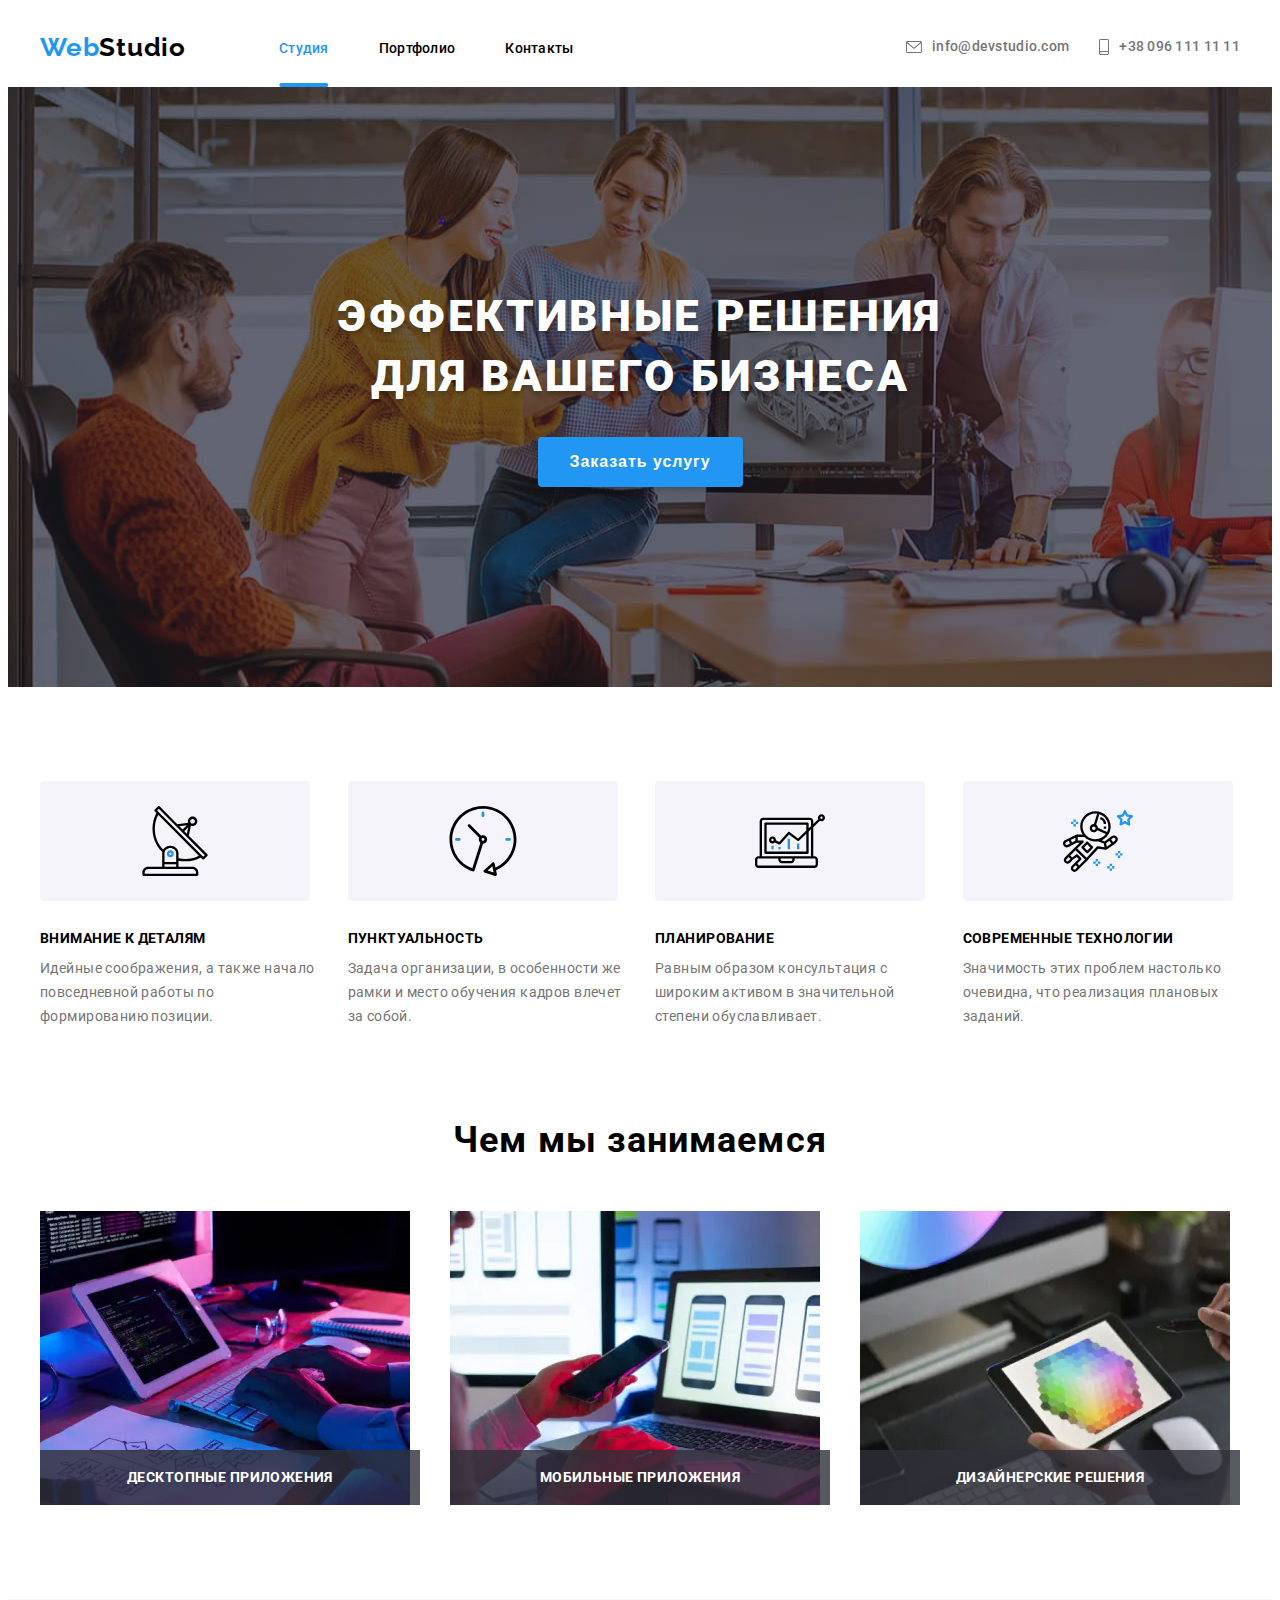
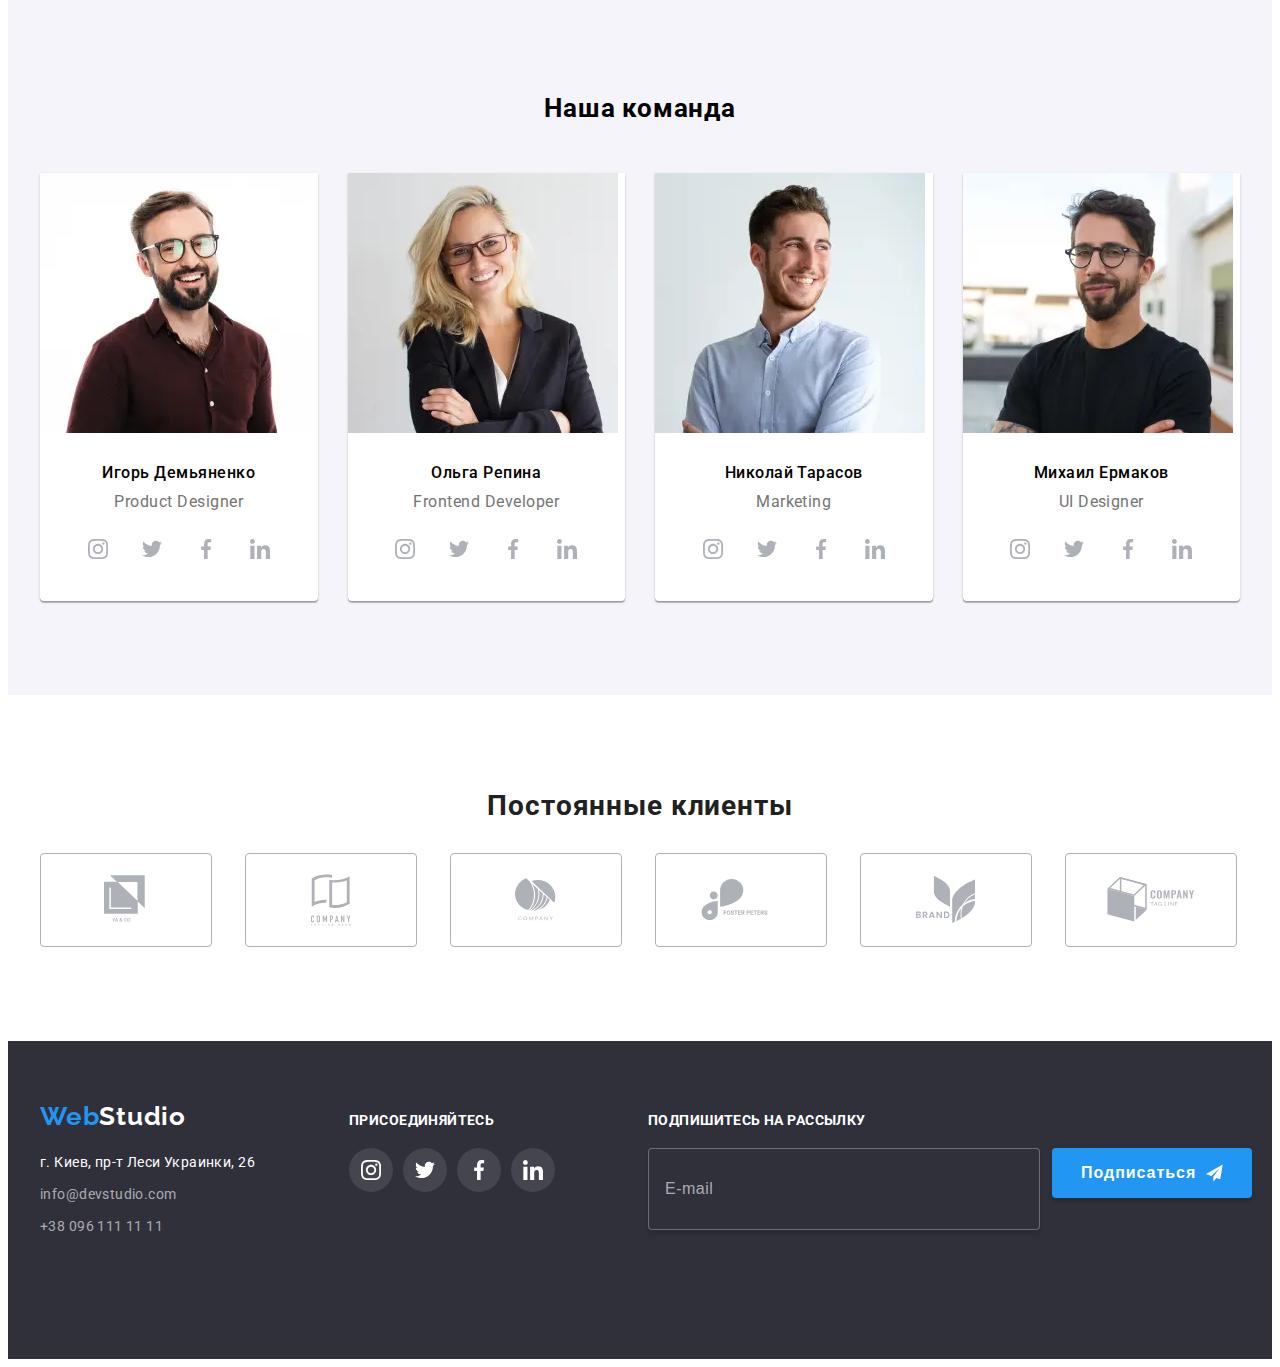
<file: index.html>
<!DOCTYPE html>
<html lang="ru">
<head>
    <meta charset="UTF-8">
    <meta http-equiv="X-UA-Compatible" content="IE=edge">
    <meta name="viewport" content="width=device-width, initial-scale=1.0">
    <title>Вебстудия</title>
    <link rel="preconnect" href="https://fonts.gstatic.com">
    <link href="https://fonts.googleapis.com/css2?family=Raleway:wght@700&family=Roboto:wght@400;500;700;900&display=swap"
        rel="stylesheet">
    <link rel="stylesheet" href="https://cdnjs.cloudflare.com/ajax/libs/modern-normalize/1.0.0/modern-normalize.css"
        integrity="sha512-Zx6MlUMKSVJoQ+83OwhdILe8cSEsCzfqThJd7J/VA2UrK6Ctj85p+xzqfyuNXE5B1k25uUdmJ2OzItbBy9GHAQ=="
        crossorigin="anonymous" />
    <!--<link rel="stylesheet" href="./css/styles.css">-->
    <link rel="stylesheet" href="./css/main.min.css">
</head>
<body>
    <!-- Шапка сайта -->
    <header class="header">

        <div class="container container_header">

            <a class="logo logo__header link" href="./index.html" lang="en">Web<span class="logo__dark">Studio</span></a>
               
            <nav class="header-nav">               

                <ul class="nav-list list">
                    <li class="nav-list__item">
                        <a class="nav-list__link current link" href="./index.html">Студия</a>
                    </li>
                    <li class="nav-list__item">
                        <a class="nav-list__link link" href="./portfolio.html">Портфолио</a>
                    </li>
                    <li class="nav-list__item">
                        <a class="nav-list__link link" href="">Контакты</a>
                    </li>
                </ul>
            </nav>

            <ul class="contact-list list">
                <li class="contact-list__item">
                    <a class="contact-list__mail-link link" href="mailto:info@devstudio.com" lang="en">
                    <svg class="contact-list__logo" width="16px" height="12px">
                        <use href="./images/icons.svg#envelope">
                        </use>
                    </svg>
                    info@devstudio.com</a></li>
                <li class="contact-list__item">
                    <a class="contact-list__tell-link link" href="tel:+380961111111">
                    <svg class="contact-list__logo" width="10px" height="16px">
                        <use href="./images/icons.svg#smartphone">
                        </use>
                    </svg>
                    +38 096 111 11 11</a></li>
            </ul>

            <button type="button" class="burger-btn" data-menu-button>
                <svg class="burger-btn__icon">
                    <use href="./images/icons.svg#burger"></use>
                </svg>
            </button>
        </div>

        <div class="mobile-menu" data-menu>
            <button type="button" class="mobile-menu__close-button" data-menu-close>
                <svg class="mobile-menu__close-icon">
                    <use href="./images/icons.svg#close-icon"></use>
                </svg>
            </button>
            <ul class="mobile-menu__list list">
                <li class="mobile-menu__item">
                    <a class="mobile-menu__link mobile-menu__link_current link" href="./index.html">Студия</a>
                </li>
                <li class="mobile-menu__item">
                    <a class="mobile-menu__link link" href="./portfolio.html">Портфолио</a>
                </li>
                <li class="mobile-menu__item">
                    <a class="mobile-menu__link link" href="">Контакты</a>
                </li>                
            </ul>
            <ul class="mobile-contacts list">
                <li class="mobile-contacts__tell">
                    <a class="mobile-contacts__link-tell link" href="tel:+380961111111">
                        +38 096 111 11 11
                    </a>
                </li>
                <li class="mobile-contacts__mail">
                    <a class="mobile-contacts__link-mail link" href="mailto:info@devstudio.com" lang="en">
                        info@devstudio.com
                    </a>
                </li>
            </ul>
            <ul class="mobile-social list">
                <li class="mobile-social__item">
                    <a href="" class="mobile-social__link link">
                        Instagram
                    </a>
                </li>
                <li class="mobile-social__item">
                    <a href="" class="mobile-social__link link">
                        Twitter
                    </a>
                </li>
                <li class="mobile-social__item">
                    <a href="" class="mobile-social__link link">
                        Facebook
                    </a>
                </li>
                <li class="mobile-social__item">
                    <a href="" class="mobile-social__link link">
                        LinkedIn
                    </a>
                </li>
            </ul>
        </div>
    </header>

    <main class="main">
        <!-- Герой -->
        <section class="hero">
            <div class="container">
                <h1 class="hero-title">Эффективные решения <br>для вашего бизнеса</h1>
                <button class="service-btn" type="button" data-modal-open>Заказать услугу</button>
            </div>
        </section>

        <!-- Преимущества -->
        <section class="feature">
            <div class="container">
                <h2 class="visually-hidden">Наши приемущества</h2>    
                
                <ul class="feature-list list">
                    <li class="feature-list__item">
                        <div class="feature-list__img">
                            <svg class="feature-list__svg" width=70px height=70px>                            
                                <use href="./images/icons.svg#antenna"></use>
                            </svg>
                        </div>
                        <h3 class="feature-list__title">Внимание к деталям</h3>
                        <p class="feature-list__text">
                            Идейные соображения, а также начало повседневной работы по формированию позиции.
                        </p>
                    </li>

                    <li class="feature-list__item">
                        <div class="feature-list__img">
                            <svg class="feature-list__svg" width=70px height=70px>
                                <use href="./images/icons.svg#clock"></use>
                            </svg>
                        </div>
                        <h3 class="feature-list__title">Пунктуальность</h3>
                        <p class="feature-list__text">
                            Задача организации, в особенности же рамки и место обучения кадров влечет за собой.
                        </p>
                    </li>

                    <li class="feature-list__item">
                        <div class="feature-list__img">
                            <svg class="feature-list__svg" width=70px height=70px>
                                <use href="./images/icons.svg#diagram"></use>
                            </svg>
                        </div>
                        <h3 class="feature-list__title">Планирование</h3>
                        <p class="feature-list__text">
                            Равным образом консультация с широким активом в значительной степени обуславливает.
                        </p>
                    </li>

                    <li class="feature-list__item">
                        <div class="feature-list__img">
                            <svg class="feature-list__svg" width=70px height=70px>
                                <use href="./images/icons.svg#astronaut"></use>
                            </svg>
                        </div>
                        <h3 class="feature-list__title">Современные технологии</h3>
                        <p class="feature-list__text">
                            Значимость этих проблем настолько очевидна, что реализация плановых заданий.
                        </p>
                    </li>

                    
                </ul>
            </div>
        </section>

        <!--Чем мы занимаемся-->
        <section class="activities">
            <div class="container">
                <h2 class="activities__title">Чем мы занимаемся</h2>
                
                <ul class="activities__list list">
                    <li class="activities__item">
                        <picture class="activities__picture">
                            <source srcset="./images/index/activities/activities-desktop-1.webp 1x, ./images/index/activities/activities-desktop-1@2x.webp 2x"
                                media="(min-width:1200px)" type="image/webp">
                            <source srcset="./images/index/activities/activities-desktop-1.jpg 1x, ./images/index/activities/activities-desktop-1@2x.jpg 2x"
                                media="(min-width:1200px)">
                                                    
                            <img class="activities__img" src="./images/index/activities/activities-desktop-1.jpg" alt="Пишет код на комьпютере">
                        </picture>
                        <p class="activities__text">Десктопные приложения</p>
                    </li>
                    <li class="activities__item">
                        <picture class="activities__picture">
                            <source srcset="./images/index/activities/activities-desktop-2.webp 1x, ./images/index/activities/activities-desktop-2@2x.webp 2x"
                                media="(min-width:1200px)" type="image/webp">
                            <source srcset="./images/index/activities/activities-desktop-2.jpg 1x, ./images/index/activities/activities-desktop-2@2x.jpg 2x"
                                media="(min-width:1200px)">
                        
                            <img class="activities__img" src="./images/index/activities/activities-desktop-2.jpg" alt="Пишет код для телефона">
                        </picture>
                        <p class="activities__text">Мобильные приложения</p>
                    </li >
                    <li class="activities__item">
                        <picture class="activities__picture">
                            <source srcset="./images/index/activities/activities-desktop-3.webp 1x, ./images/index/activities/activities-desktop-3@2x.webp 2x"
                                media="(min-width:1200px)" type="image/webp">
                            <source srcset="./images/index/activities/activities-desktop-3.jpg 1x, ./images/index/activities/activities-desktop-3@2x.jpg 2x"
                                media="(min-width:1200px)">
                        
                            <img class="activities__img" src="./images/index/activities/activities-desktop-3.jpg" alt="Работает на планшете">
                        </picture>
                        <p class="activities__text">Дизайнерские решения</p>
                    </li>
                </ul>
            </div>
        </section>

        <!--Наша команда-->
        <section class="team">
            <div class="container container_team">
            <h2 class="team__title">Наша команда</h2>

            <ul class="team__list list">
                <li class="team__item">
                    <picture class="team__picture">
                        <source srcset="./images/index/team/team-desktop-1.webp 1x, ./images/index/team/team-desktop-1@2x.webp 2x"
                            media="(min-width:1200px)" type="image/webp">
                        <source srcset="./images/index/team/team-desktop-1.jpg 1x, ./images/index/team/team-desktop-1@2x.jpg 2x" 
                            media="(min-width:1200px)">
                        <source srcset="./images/index/team/team-tablet-1.webp 1x, ./images/index/team/team-tablet-1@2x.webp 2x"
                            media="(min-width:768px)" type="image/webp">
                        <source srcset="./images/index/team/team-tablet-1.jpg 1x, ./images/index/team/team-tablet-1@2x.jpg 2x"
                            media="(min-width:768px)">
                        <source srcset="./images/index/team/team-mobile-1.webp 1x, ./images/index/team/team-mobile-1@2x.webp 2x"
                            media="(min-width:320px)" type="image/webp">
                        <source srcset="./images/index/team/team-mobile-1.jpg 1x, ./images/index/team/team-mobile-1@2x.jpg 2x"
                            media="(min-width:320px)">

                        <img class="team__img" src="./images/index/team/team-mobile-1.jpg" alt="фото Игоря Демьяненко">
                    </picture>
                    
                    <div class="team__info">
                         <h3 class="team__name">Игорь Демьяненко</h3>
                        <p class="team__position" lang="en">Product Designer</p>
                        <ul class="team-link list">
                            <li class="team-link__item">
                                <a class="team-link__link" href="">
                                <svg width="20px" height="20px">
                                    <use href="./images/icons.svg#instagram"></use>
                                </svg>
                                </a>
                            </li>
                            <li class="team-link__item">
                                <a class="team-link__link" href="">
                                    <svg width="20px" height="20px">
                                        <use href="./images/icons.svg#twitter"></use>
                                    </svg>
                                </a>
                            </li>
                            <li class="team-link__item">
                                <a class="team-link__link" href="">
                                    <svg width="20px" height="20px">
                                        <use href="./images/icons.svg#facebook"></use>
                                    </svg>
                                </a>
                            </li>
                            <li class="team-link__item">
                                <a class="team-link__link" href="">
                                    <svg width="20px" height="20px">
                                        <use href="./images/icons.svg#linkedin"></use>
                                    </svg>
                                </a>
                            </li>
                            
                        </ul>
                    </div>                   
                    
                </li>

                <li class="team__item">
                    <picture class="team__picture">
                        <source srcset="./images/index/team/team-desktop-2.webp 1x, ./images/index/team/team-desktop-2@2x.webp 2x"
                            media="(min-width:1200px)" type="image/webp">
                        <source srcset="./images/index/team/team-desktop-2.jpg 1x, ./images/index/team/team-desktop-2@2x.jpg 2x"
                            media="(min-width:1200px)">
                        <source srcset="./images/index/team/team-tablet-2.webp 1x, ./images/index/team/team-tablet-2@2x.webp 2x"
                            media="(min-width:768px)" type="image/webp">
                        <source srcset="./images/index/team/team-tablet-2.jpg 1x, ./images/index/team/team-tablet-2@2x.jpg 2x"
                            media="(min-width:768px)">
                        <source srcset="./images/index/team/team-mobile-2.webp 1x, ./images/index/team/team-mobile-2@2x.webp 2x"
                            media="(min-width:320px)" type="image/webp">
                        <source srcset="./images/index/team/team-mobile-2.jpg 1x, ./images/index/team/team-mobile-2@2x.jpg 2x"
                            media="(min-width:320px)">
                    
                        <img class="team__img" src="./images/index/team/team-mobile-2.jpg" alt="фото Ольги Репиной">
                    </picture>
                    
                    <div class="team__info">
                        <h3 class="team__name">Ольга Репина</h3>
                        <p class="team__position" lang="en">Frontend Developer</p>
                        <ul class="team-link list">
                            <li class="team-link__item">
                                <a class="team-link__link" href="">
                                    <svg width="20px" height="20px">
                                        <use href="./images/icons.svg#instagram"></use>
                                    </svg>
                                </a>
                            </li>
                            <li class="team-link__item">
                                <a class="team-link__link" href="">
                                    <svg width="20px" height="20px">
                                        <use href="./images/icons.svg#twitter"></use>
                                    </svg>
                                </a>
                            </li>
                            <li class="team-link__item">
                                <a class="team-link__link" href="">
                                    <svg width="20px" height="20px">
                                        <use href="./images/icons.svg#facebook"></use>
                                    </svg>
                                </a>
                            </li>
                            <li class="team-link__item">
                                <a class="team-link__link" href="">
                                    <svg width="20px" height="20px">
                                        <use href="./images/icons.svg#linkedin"></use>
                                    </svg>
                                </a>
                            </li>
                        
                        </ul>
                    </div>
                </li>

                <li class="team__item">
                    <picture class="team__picture">
                        <source srcset="./images/index/team/team-desktop-3.webp 1x, ./images/index/team/team-desktop-3@2x.webp 2x"
                            media="(min-width:1200px)" type="image/webp">
                        <source srcset="./images/index/team/team-desktop-3.jpg 1x, ./images/index/team/team-desktop-3@2x.jpg 2x"
                            media="(min-width:1200px)">
                        <source srcset="./images/index/team/team-tablet-3.webp 1x, ./images/index/team/team-tablet-3@2x.webp 2x"
                            media="(min-width:768px)" type="image/webp">
                        <source srcset="./images/index/team/team-tablet-3.jpg 1x, ./images/index/team/team-tablet-3@2x.jpg 2x"
                            media="(min-width:768px)">
                        <source srcset="./images/index/team/team-mobile-3.webp 1x, ./images/index/team/team-mobile-3@2x.webp 2x"
                            media="(min-width:320px)" type="image/webp">
                        <source srcset="./images/index/team/team-mobile-3.jpg 1x, ./images/index/team/team-mobile-3@2x.jpg 2x"
                            media="(min-width:320px)">
                    
                        <img class="team__img" src="./images/index/team/team-mobile-3.jpg" alt="фото Николая Тарасова">
                    </picture>
                    
                    <div class="team__info">
                        <h3 class="team__name">Николай Тарасов</h3>
                        <p class="team__position" lang="en">Marketing</p>
                        <ul class="team-link list">
                            <li class="team-link__item">
                                <a class="team-link__link" href="">
                                    <svg width="20px" height="20px">
                                        <use href="./images/icons.svg#instagram"></use>
                                    </svg>
                                </a>
                            </li>
                            <li class="team-link__item">
                                <a class="team-link__link" href="">
                                    <svg width="20px" height="20px">
                                        <use href="./images/icons.svg#twitter"></use>
                                    </svg>
                                </a>
                            </li>
                            <li class="team-link__item">
                                <a class="team-link__link" href="">
                                    <svg width="20px" height="20px">
                                        <use href="./images/icons.svg#facebook"></use>
                                    </svg>
                                </a>
                            </li>
                            <li class="team-link__item">
                                <a class="team-link__link" href="">
                                    <svg width="20px" height="20px">
                                        <use href="./images/icons.svg#linkedin"></use>
                                    </svg>
                                </a>
                            </li>
                        
                        </ul>
                    </div>
                </li>

                <li class="team__item">
                    <picture class="team__picture">
                        <source srcset="./images/index/team/team-desktop-4.webp 1x, ./images/index/team/team-desktop-4@2x.webp 2x"
                            media="(min-width:1200px)" type="image/webp">
                        <source srcset="./images/index/team/team-desktop-4.jpg 1x, ./images/index/team/team-desktop-4@2x.jpg 2x"
                            media="(min-width:1200px)">
                        <source srcset="./images/index/team/team-tablet-4.webp 1x, ./images/index/team/team-tablet-4@2x.webp 2x"
                            media="(min-width:768px)" type="image/webp">
                        <source srcset="./images/index/team/team-tablet-4.jpg 1x, ./images/index/team/team-tablet-4@2x.jpg 2x"
                            media="(min-width:768px)">
                        <source srcset="./images/index/team/team-mobile-4.webp 1x, ./images/index/team/team-mobile-4@2x.webp 2x"
                            media="(min-width:320px)" type="image/webp">
                        <source srcset="./images/index/team/team-mobile-4.jpg 1x, ./images/index/team/team-mobile-4@2x.jpg 2x"
                            media="(min-width:320px)">
                    
                        <img class="team__img" src="./images/index/team/team-mobile-4.jpg" alt="фото Михаила Ермакова">
                    </picture>
                    
                    <div class="team__info">
                        <h3 class="team__name">Михаил Ермаков</h3>
                        <p class="team__position" lang="en">UI Designer</p>
                        <ul class="team-link list">
                            <li class="team-link__item">
                                <a class="team-link__link" href="">
                                    <svg width="20px" height="20px">
                                        <use href="./images/icons.svg#instagram"></use>
                                    </svg>
                                </a>
                            </li>
                            <li class="team-link__item">
                                <a class="team-link__link" href="">
                                    <svg width="20px" height="20px">
                                        <use href="./images/icons.svg#twitter"></use>
                                    </svg>
                                </a>
                            </li>
                            <li class="team-link__item">
                                <a class="team-link__link" href="">
                                    <svg width="20px" height="20px">
                                        <use href="./images/icons.svg#facebook"></use>
                                    </svg>
                                </a>
                            </li>
                            <li class="team-link__item">
                                <a class="team-link__link" href="">
                                    <svg width="20px" height="20px">
                                        <use href="./images/icons.svg#linkedin"></use>
                                    </svg>
                                </a>
                            </li>
                        
                        </ul>
                    </div>
                </li>
            </ul>
            </div>
        </section>

        <!--Постоянные клиенты-->
         <section class="clients">
            <div class="container">
                <h2 class="clients__title">Постоянные клиенты</h2>

                <ul class="clients__list list">
                    <li class="clients__item">
                        <a href="" class="clients__link">
                            <svg class="clients__logo" width="45px" height="50px">
                                <use href="./images/icons.svg#logo-1"></use>
                            </svg>
                        </a>
                    </li>

                    <li class="clients__item">
                        <a href="" class="clients__link">
                            <svg class="clients__logo" width="40px" height="52px">
                                <use href="./images/icons.svg#logo-2"></use>
                            </svg>
                        </a>
                    </li>
                    <li class="clients__item">
                        <a href="" class="clients__link">
                            <svg class="clients__logo" width="41px" height="43px">
                                <use href="./images/icons.svg#logo-3"></use>
                            </svg>
                        </a>
                    </li>
                    <li class="clients__item">
                        <a href="" class="clients__link">
                            <svg class="clients__logo" width="80px" height="42px">
                                <use href="./images/icons.svg#logo-4"></use>
                            </svg>
                        </a>
                    </li>
                    <li class="clients__item">
                        <a href="" class="clients__link">
                            <svg class="clients__logo" width="59px" height="47px">
                                <use href="./images/icons.svg#logo-5"></use>
                            </svg>
                        </a>
                    </li>
                    <li class="clients__item">
                        <a href="" class="clients__link">
                            <svg class="clients__logo" width="88px" height="45px">
                                <use href="./images/icons.svg#logo-6"></use>
                            </svg>
                        </a>
                    </li>
                </ul>

            </div>
         </section>
    </main>

    <!-- Подвал -->
    <footer class="footer">
        <div class="container">
            <h2 class="visually-hidden">Подвал сайта</h2>
            
            <div class="footer-desktop">

                <div class="footer__tablet">
                    <div class="footer-address">
                        <a class="logo logo__footer link" href="./index.html" lang="en">Web<span class="logo__light">Studio</span></a>
                    
                        <address class="address">
                            <ul class="address__list list">
                                <li class="address__item"><a class="address__link link" href="https://goo.gl/maps/F6Xvro93UMRjj7kQ9">г.
                                        Киев, пр-т Леси Украинки, 26</a></li>
                                <li class="address__item"><a class="address__link address__mail link" href="mailto:info@devstudio.com"
                                        lang="en">info@devstudio.com</a></li>
                                <li class="address__item"><a class="address__link address__contact link" href="tel:+380961111111">+38 096
                                        111 11 11</a></li>
                            </ul>
                        </address>
                    </div>
                    
                    <div class="footer-social-link">
                        <h2 class="footer-title list">присоединяйтесь</h2>
                        <ul class="social-link list">
                            <li class="social-link__item">
                                <a class="social-link__link" href="">
                                    <svg width="20px" height="20px">
                                        <use href="./images/icons.svg#instagram"></use>
                                    </svg>
                                </a>
                            </li>
                            <li class="social-link__item">
                                <a class="social-link__link" href="">
                                    <svg width="20px" height="20px">
                                        <use href="./images/icons.svg#twitter"></use>
                                    </svg>
                                </a>
                            </li>
                            <li class="social-link__item">
                                <a class="social-link__link" href="">
                                    <svg width="20px" height="20px">
                                        <use href="./images/icons.svg#facebook"></use>
                                    </svg>
                                </a>
                            </li>
                            <li class="social-link__item">
                                <a class="social-link__link" href="">
                                    <svg width="20px" height="20px">
                                        <use href="./images/icons.svg#linkedin"></use>
                                    </svg>
                                </a>
                            </li>
                    
                        </ul>
                    </div>
                </div>
                

                <div class="footer-email">
                    <b class="footer-title list">Подпишитесь на рассылку</b>
                    <form class="email-form" action="#">
                        <input class="email-form__input" type="email" name="user-email" placeholder="E-mail">
                        <button class="email-form__btn" type="submit">
                            <span>Подписаться</span>
                            <svg width="24px" height="24px">
                                <use href="./images/icons.svg#send"></use>
                            </svg>                            
                        </button>

                    </form>
                </div>
                
            </div>
        </div>
    </footer>
    
    <div class="backdrop is-hidden" data-modal>
        <div class="modal">
            <button type="button" class="modal__close-btn" data-modal-close>
                <svg width="18" height="18">
                    <use href="./images/icons.svg#close-icon"></use>
                </svg>
            </button>
            <b>Оставьте свои данные, мы вам перезвоним</b>
            <form action="#" class="modal__form">
                <label class="modal__field">Имя
                    <span class="modal__input-wrapper">
                        <input type="text" name="user-name" class="modal__input" required minlength="2">
                        <svg class="modal__icon">
                            <use href="./images/icons.svg#person"></use>
                        </svg>
                    </span>
                </label>
                <label class="modal__field">Телефон
                    <span class="modal__input-wrapper">
                        <input type="tel" name="user-phone" class="modal__input" required pattern="[0-9]{3}-[0-9]{3}-[0-9]{2}-[0-9]{2}" title="050-123-45-67">
                        <svg class="modal__icon">
                            <use href="./images/icons.svg#phone"></use>
                        </svg>
                    </span>
                </label>
                <label class="modal__field">Почта
                    <span class="modal__input-wrapper">
                        <input type="email" name="user-email" class="modal__input">
                        <svg class="modal__icon">
                            <use href="./images/icons.svg#email"></use>
                        </svg>
                    </span>
                </label>
                <label class="modal__field">Комментарий
                    <textarea name="user-message" class="modal__message" placeholder="Введите текст"></textarea>
                </label>
                <span>
                    <input id="user-term" type="checkbox" name="user-term" class="modal__term visually-hidden">
                    <label for="user-term" class="modal__check-desc">
                        Соглашаюсь с рассылкой и <span>принимаю</span> &nbsp; <a href="" class="link">Условия договора</a></label></span>
                <button type="submit" class="modal__btn">Отправить</button>
            </form>
        </div>
    </div>
     <script src="./js/mobil-menu.js"></script>
    <script src="./js/modal.js"></script>
</body>
</html>
</file>
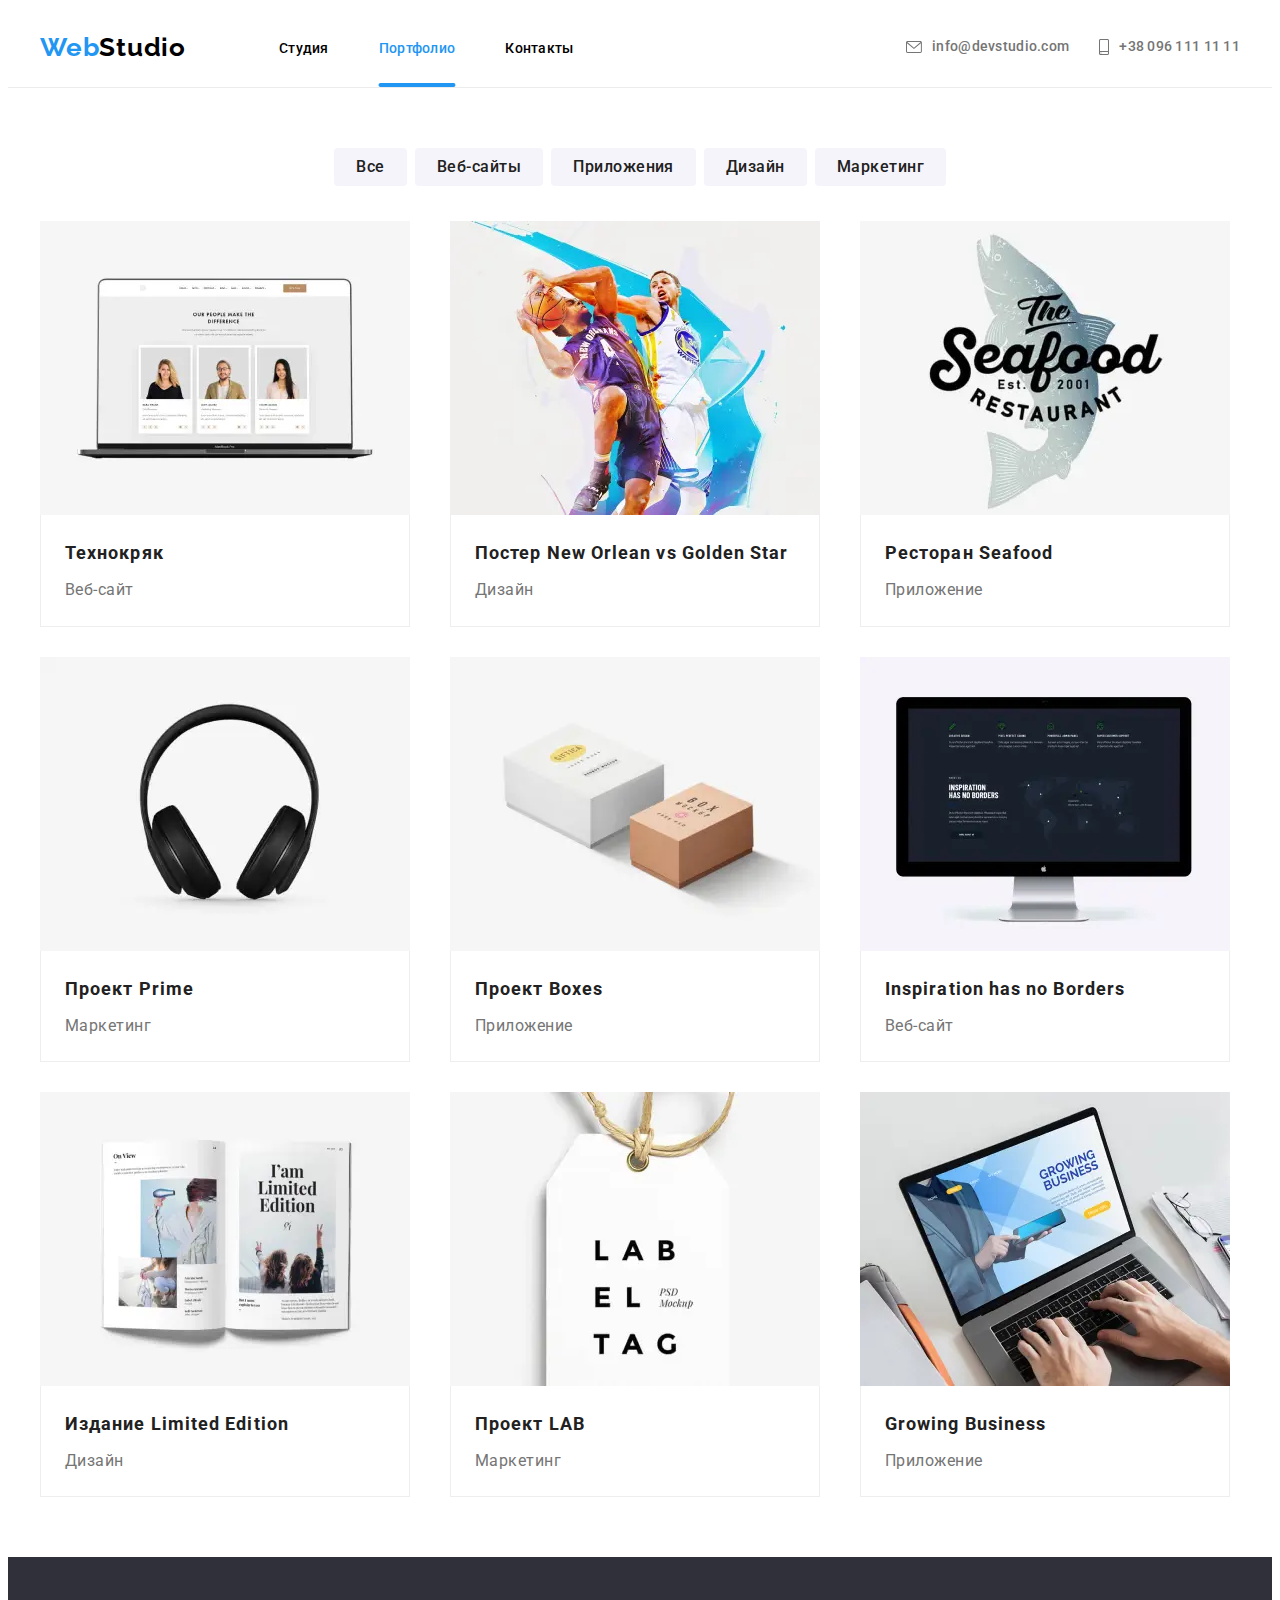
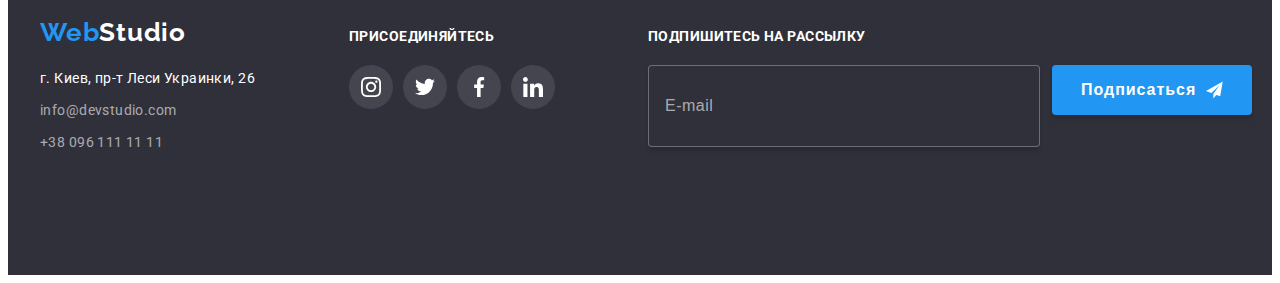
<file: portfolio.html>
<!DOCTYPE html>
<html lang="ru">

<head>
    <meta charset="UTF-8">
    <meta http-equiv="X-UA-Compatible" content="IE=edge">
    <meta name="viewport" content="width=device-width, initial-scale=1.0">
    <title>Вебстудия</title>
    <link rel="preconnect" href="https://fonts.gstatic.com">
    <link href="https://fonts.googleapis.com/css2?family=Raleway:wght@700&family=Roboto:wght@400;500;700;900&display=swap"
        rel="stylesheet">
    <link rel="stylesheet" href="https://cdnjs.cloudflare.com/ajax/libs/modern-normalize/1.0.0/modern-normalize.css"
        integrity="sha512-Zx6MlUMKSVJoQ+83OwhdILe8cSEsCzfqThJd7J/VA2UrK6Ctj85p+xzqfyuNXE5B1k25uUdmJ2OzItbBy9GHAQ=="
        crossorigin="anonymous" />
    <!--<link rel="stylesheet" href="./css/styles.css">-->
    <link rel="stylesheet" href="./css/main.min.css">
</head>

<body>
    <!-- Шапка сайта -->
    <header class="header portfolio">
    
        <div class="container container_header">
    
            <a class="logo logo__header link" href="./index.html" lang="en">Web<span class="logo__dark">Studio</span></a>
    
            <nav class="header-nav">
    
                <ul class="nav-list list">
                    <li class="nav-list__item">
                        <a class="nav-list__link   link" href="./index.html">Студия</a>
                    </li>
                    <li class="nav-list__item">
                        <a class="nav-list__link current link" href="./portfolio.html">Портфолио</a>
                    </li>
                    <li class="nav-list__item">
                        <a class="nav-list__link link" href="">Контакты</a>
                    </li>
                </ul>
            </nav>
    
            <ul class="contact-list list">
                <li class="contact-list__item">
                    <a class="contact-list__mail-link link" href="mailto:info@devstudio.com" lang="en">
                        <svg class="contact-list__logo" width="16px" height="12px">
                            <use href="./images/icons.svg#envelope">
                            </use>
                        </svg>
                        info@devstudio.com</a>
                </li>
                <li class="contact-list__item">
                    <a class="contact-list__tell-link link" href="tel:+380961111111">
                        <svg class="contact-list__logo" width="10px" height="16px">
                            <use href="./images/icons.svg#smartphone">
                            </use>
                        </svg>
                        +38 096 111 11 11</a>
                </li>
            </ul>
    
            <button type="button" class="burger-btn" data-menu-button>
                <svg class="burger-btn__icon">
                    <use href="./images/icons.svg#burger"></use>
                </svg>
            </button>
        </div>
    
        <div class="mobile-menu" data-menu>
                <button type="button" class="mobile-menu__close-button" data-menu-close>
                    <svg class="mobile-menu__close-icon">
                        <use href="./images/icons.svg#close-icon"></use>
                    </svg>
                </button>
                <ul class="mobile-menu__list list">
                    <li class="mobile-menu__item">
                        <a class="mobile-menu__link link" href="./index.html">Студия</a>
                    </li>
                    <li class="mobile-menu__item">
                        <a class="mobile-menu__link mobile-menu__link_current link" href="./portfolio.html">Портфолио</a>
                    </li>
                    <li class="mobile-menu__item">
                        <a class="mobile-menu__link link" href="">Контакты</a>
                    </li>                
                </ul>
                <ul class="mobile-contacts list">
                    <li class="mobile-contacts__tell">
                        <a class="mobile-contacts__link-tell link" href="tel:+380961111111">
                            +38 096 111 11 11
                        </a>
                    </li>
                    <li class="mobile-contacts__mail">
                        <a class="mobile-contacts__link-mail link" href="mailto:info@devstudio.com" lang="en">
                            info@devstudio.com
                        </a>
                    </li>
                </ul>
                <ul class="mobile-social list">
                    <li class="mobile-social__item">
                        <a href="" class="mobile-social__link link">
                            Instagram
                        </a>
                    </li>
                    <li class="mobile-social__item">
                        <a href="" class="mobile-social__link link">
                            Twitter
                        </a>
                    </li>
                    <li class="mobile-social__item">
                        <a href="" class="mobile-social__link link">
                            Facebook
                        </a>
                    </li>
                    <li class="mobile-social__item">
                        <a href="" class="mobile-social__link link">
                            LinkedIn
                        </a>
                    </li>
                </ul>
            </div>
    </header>

    <!--Основной контент-->
    <main>
        <section class="filter">
            <div class="container">
                <h1 class="visually-hidden">Наши продукты</h1>
                <ul class="filter-list list">
                    <li class="filter-list__item">
                        <button class="filter-list__btn" type="button">Все</button>
                    </li>
                    <li class="filter-list__item">
                        <button class="filter-list__btn" type="button">Веб-сайты</button>
                    </li>
                    <li class="filter-list__item">
                        <button class="filter-list__btn" type="button">Приложения</button>
                    </li>
                    <li class="filter-list__item">
                        <button class="filter-list__btn" type="button">Дизайн</button>
                    </li>
                    <li class="filter-list__item">
                        <button class="filter-list__btn" type="button">Маркетинг</button>
                    </li>
                </ul>
                
                <ul class="projects-list list">                    
                    <li class="projects-list__item">
                        <a class="projects-link link" href="">
                            <div class="projects-list__wrapper">
                                <picture class="projects-list__picture">
                                    <source srcset="./images/portfolio/projects/projects-desktop-1.webp 1x, ./images/portfolio/projects/projects-desktop-1@2x.webp 2x"
                                        media="(min-width:1200px)" type="image/webp">
                                    <source srcset="./images/portfolio/projects/projects-desktop-1.jpg 1x, ./images/portfolio/projects/projects-desktop-1@2x.jpg 2x"
                                        media="(min-width:1200px)">
                                    <source srcset="./images/portfolio/projects/projects-tablet-1.webp 1x, ./images/portfolio/projects/projects-tablet-1@2x.webp 2x"
                                        media="(min-width:768px)" type="image/webp">
                                    <source srcset="./images/portfolio/projects/projects-tablet-1.jpg 1x, ./images/portfolio/projects/projects-tablet-1@2x.jpg 2x"
                                        media="(min-width:768px)">
                                    <source srcset="./images/portfolio/projects/projects-mobile-1.webp 1x, ./images/portfolio/projects/projects-mobile-1@2x.webp 2x"
                                        media="(min-width:320px)" type="image/webp">
                                    <source srcset="./images/portfolio/projects/projects-mobile-1.jpg 1x, ./images/portfolio/projects/projects-mobile-1@2x.jpg 2x"
                                        media="(min-width:320px)">
                                
                                    <img class="projects-list__img" src="./images/portfolio/projects/projects-mobile-1.jpg" alt="Проект веб-сайта Технокряк">
                                </picture>
                                <p class="projects-list__owerlay"> Технокряк это современная площадка распространения коронавируса. Компании используют
                                    эту платформу для цифрового шпионажа и атак на защищённые сервера конкурентов.
                                 </p>
                            </div>

                            <div class="projects-list__name">
                                <h2 class="projects-list__title">Технокряк</h2>
                                <p class="projects-list__description">Веб-сайт</p>
                            </div>
                        </a>
                    </li>                    
                    
                    <li class="projects-list__item">
                        <a class="projects-link link" href="">
                            <div class="projects-list__wrapper">
                                <picture class="projects-list__picture">
                                    <source
                                        srcset="./images/portfolio/projects/projects-desktop-2.webp 1x, ./images/portfolio/projects/projects-desktop-2@2x.webp 2x"
                                        media="(min-width:1200px)" type="image/webp">
                                    <source
                                        srcset="./images/portfolio/projects/projects-desktop-2.jpg 1x, ./images/portfolio/projects/projects-desktop-2@2x.jpg 2x"
                                        media="(min-width:1200px)">
                                    <source
                                        srcset="./images/portfolio/projects/projects-tablet-2.webp 1x, ./images/portfolio/projects/projects-tablet-2@2x.webp 2x"
                                        media="(min-width:768px)" type="image/webp">
                                    <source
                                        srcset="./images/portfolio/projects/projects-tablet-2.jpg 1x, ./images/portfolio/projects/projects-tablet-2@2x.jpg 2x"
                                        media="(min-width:768px)">
                                    <source
                                        srcset="./images/portfolio/projects/projects-mobile-2.webp 1x, ./images/portfolio/projects/projects-mobile-2@2x.webp 2x"
                                        media="(min-width:320px)" type="image/webp">
                                    <source
                                        srcset="./images/portfolio/projects/projects-mobile-2.jpg 1x, ./images/portfolio/projects/projects-mobile-2@2x.jpg 2x"
                                        media="(min-width:320px)">
                                
                                    <img class="projects-list__img" src="./images/portfolio/projects/projects-mobile-2.jpg" alt="Два баскетболиста в схватке">
                                </picture> 
                                <p class="projects-list__owerlay"> Технокряк это современная площадка распространения коронавируса. Компании
                                    используют
                                    эту платформу для цифрового шпионажа и атак на защищённые сервера конкурентов.
                                </p>
                            </div>
                            
                            <div class="projects-list__name">
                                <h2 class="projects-list__title">Постер <span lang="en">New Orlean vs Golden Star</span></h2>
                                <p class="projects-list__description">Дизайн</p>
                            </div>
                        </a>
                    </li>                    
                    
                    <li class="projects-list__item">
                        <a class="projects-link link" href="">
                            <div class="projects-list__wrapper">
                                <picture class="projects-list__picture">
                                    <source
                                        srcset="./images/portfolio/projects/projects-desktop-3.webp 1x, ./images/portfolio/projects/projects-desktop-3@2x.webp 2x"
                                        media="(min-width:1200px)" type="image/webp">
                                    <source
                                        srcset="./images/portfolio/projects/projects-desktop-3.jpg 1x, ./images/portfolio/projects/projects-desktop-3@2x.jpg 2x"
                                        media="(min-width:1200px)">
                                    <source
                                        srcset="./images/portfolio/projects/projects-tablet-3.webp 1x, ./images/portfolio/projects/projects-tablet-3@2x.webp 2x"
                                        media="(min-width:768px)" type="image/webp">
                                    <source
                                        srcset="./images/portfolio/projects/projects-tablet-3.jpg 1x, ./images/portfolio/projects/projects-tablet-3@2x.jpg 2x"
                                        media="(min-width:768px)">
                                    <source
                                        srcset="./images/portfolio/projects/projects-mobile-3.webp 1x, ./images/portfolio/projects/projects-mobile-3@2x.webp 2x"
                                        media="(min-width:320px)" type="image/webp">
                                    <source
                                        srcset="./images/portfolio/projects/projects-mobile-3.jpg 1x, ./images/portfolio/projects/projects-mobile-3@2x.jpg 2x"
                                        media="(min-width:320px)">
                                
                                    <img class="projects-list__img" src="./images/portfolio/projects/projects-mobile-3.jpg" alt="Логотип ресторана Seafood">
                                </picture>
                                <p class="projects-list__owerlay"> Технокряк это современная площадка распространения коронавируса. Компании
                                    используют
                                    эту платформу для цифрового шпионажа и атак на защищённые сервера конкурентов.
                                </p>
                            </div>
                            
                            <div class="projects-list__name">
                                <h2 class="projects-list__title">Ресторан <span lang="en">Seafood</span></h2>
                                <p class="projects-list__description">Приложение</p>
                            </div>
                        </a>
                    </li>                    
                    
                    <li class="projects-list__item">
                        <a class="projects-link link" href="">
                            <div class="projects-list__wrapper">
                                <picture class="projects-list__picture">
                                    <source
                                        srcset="./images/portfolio/projects/projects-desktop-4.webp 1x, ./images/portfolio/projects/projects-desktop-4@2x.webp 2x"
                                        media="(min-width:1200px)" type="image/webp">
                                    <source
                                        srcset="./images/portfolio/projects/projects-desktop-4.jpg 1x, ./images/portfolio/projects/projects-desktop-4@2x.jpg 2x"
                                        media="(min-width:1200px)">
                                    <source
                                        srcset="./images/portfolio/projects/projects-tablet-4.webp 1x, ./images/portfolio/projects/projects-tablet-4@2x.webp 2x"
                                        media="(min-width:768px)" type="image/webp">
                                    <source
                                        srcset="./images/portfolio/projects/projects-tablet-4.jpg 1x, ./images/portfolio/projects/projects-tablet-4@2x.jpg 2x"
                                        media="(min-width:768px)">
                                    <source
                                        srcset="./images/portfolio/projects/projects-mobile-4.webp 1x, ./images/portfolio/projects/projects-mobile-4@2x.webp 2x"
                                        media="(min-width:320px)" type="image/webp">
                                    <source
                                        srcset="./images/portfolio/projects/projects-mobile-4.jpg 1x, ./images/portfolio/projects/projects-mobile-4@2x.jpg 2x"
                                        media="(min-width:320px)">
                                
                                    <img class="projects-list__img" src="./images/portfolio/projects/projects-mobile-4.jpg" alt="Наушники">
                                </picture>
                                <p class="projects-list__owerlay"> Технокряк это современная площадка распространения коронавируса. Компании
                                    используют
                                    эту платформу для цифрового шпионажа и атак на защищённые сервера конкурентов.
                                </p>
                            </div>
                            
                            <div class="projects-list__name">
                                <h2 class="projects-list__title">Проект <span lang="en">Prime</span></h2>
                                <p class="projects-list__description">Маркетинг</p>
                            </div>
                        </a>
                    </li>                    
                    
                    <li class="projects-list__item">
                        <a class="projects-link link" href="">
                            <div class="projects-list__wrapper">
                                <picture class="projects-list__picture">
                                    <source
                                        srcset="./images/portfolio/projects/projects-desktop-5.webp 1x, ./images/portfolio/projects/projects-desktop-5@2x.webp 2x"
                                        media="(min-width:1200px)" type="image/webp">
                                    <source
                                        srcset="./images/portfolio/projects/projects-desktop-5.jpg 1x, ./images/portfolio/projects/projects-desktop-5@2x.jpg 2x"
                                        media="(min-width:1200px)">
                                    <source
                                        srcset="./images/portfolio/projects/projects-tablet-5.webp 1x, ./images/portfolio/projects/projects-tablet-5@2x.webp 2x"
                                        media="(min-width:768px)" type="image/webp">
                                    <source
                                        srcset="./images/portfolio/projects/projects-tablet-5.jpg 1x, ./images/portfolio/projects/projects-tablet-5@2x.jpg 2x"
                                        media="(min-width:768px)">
                                    <source
                                        srcset="./images/portfolio/projects/projects-mobile-5.webp 1x, ./images/portfolio/projects/projects-mobile-5@2x.webp 2x"
                                        media="(min-width:320px)" type="image/webp">
                                    <source
                                        srcset="./images/portfolio/projects/projects-mobile-5.jpg 1x, ./images/portfolio/projects/projects-mobile-5@2x.jpg 2x"
                                        media="(min-width:320px)">
                                
                                    <img class="projects-list__img" src="./images/portfolio/projects/projects-mobile-5.jpg" alt="Упаковочные коробочки">
                                </picture>
                                <p class="projects-list__owerlay"> Технокряк это современная площадка распространения коронавируса. Компании
                                    используют
                                    эту платформу для цифрового шпионажа и атак на защищённые сервера конкурентов.
                                </p>
                            </div>
                            
                            <div class="projects-list__name">
                                <h2 class="projects-list__title">Проект <span lang="en">Boxes</span></h2>
                                <p class="projects-list__description">Приложение</p>
                            </div>
                        </a>
                    </li>                    
                    
                    <li class="projects-list__item">
                        <a class="projects-link link" href="">
                            <div class="projects-list__wrapper">
                                <picture class="projects-list__picture">
                                    <source
                                        srcset="./images/portfolio/projects/projects-desktop-6.webp 1x, ./images/portfolio/projects/projects-desktop-6@2x.webp 2x"
                                        media="(min-width:1200px)" type="image/webp">
                                    <source
                                        srcset="./images/portfolio/projects/projects-desktop-6.jpg 1x, ./images/portfolio/projects/projects-desktop-6@2x.jpg 2x"
                                        media="(min-width:1200px)">
                                    <source
                                        srcset="./images/portfolio/projects/projects-tablet-6.webp 1x, ./images/portfolio/projects/projects-tablet-6@2x.webp 2x"
                                        media="(min-width:768px)" type="image/webp">
                                    <source
                                        srcset="./images/portfolio/projects/projects-tablet-6.jpg 1x, ./images/portfolio/projects/projects-tablet-6@2x.jpg 2x"
                                        media="(min-width:768px)">
                                    <source
                                        srcset="./images/portfolio/projects/projects-mobile-6.webp 1x, ./images/portfolio/projects/projects-mobile-6@2x.webp 2x"
                                        media="(min-width:320px)" type="image/webp">
                                    <source
                                        srcset="./images/portfolio/projects/projects-mobile-6.jpg 1x, ./images/portfolio/projects/projects-mobile-6@2x.jpg 2x"
                                        media="(min-width:320px)">
                                
                                    <img class="projects-list__img" src="./images/portfolio/projects/projects-mobile-6.jpg" alt="Монитор с веб-сайтом">
                                </picture>
                                <p class="projects-list__owerlay"> Технокряк это современная площадка распространения коронавируса. Компании
                                    используют
                                    эту платформу для цифрового шпионажа и атак на защищённые сервера конкурентов.
                                </p>
                            </div>
                            
                            <div class="projects-list__name">
                                <h2 class="projects-list__title"><span lang="en">Inspiration has no Borders</span></h2>
                                <p class="projects-list__description">Веб-сайт</p>
                            </div>
                        </a>
                    </li>                   
                    
                    <li class="projects-list__item">
                        <a class="projects-link link" href="">
                            <div class="projects-list__wrapper">
                                <picture class="projects-list__picture">
                                    <source
                                        srcset="./images/portfolio/projects/projects-desktop-7.webp 1x, ./images/portfolio/projects/projects-desktop-7@2x.webp 2x"
                                        media="(min-width:1200px)" type="image/webp">
                                    <source
                                        srcset="./images/portfolio/projects/projects-desktop-7.jpg 1x, ./images/portfolio/projects/projects-desktop-7@2x.jpg 2x"
                                        media="(min-width:1200px)">
                                    <source
                                        srcset="./images/portfolio/projects/projects-tablet-7.webp 1x, ./images/portfolio/projects/projects-tablet-7@2x.webp 2x"
                                        media="(min-width:768px)" type="image/webp">
                                    <source
                                        srcset="./images/portfolio/projects/projects-tablet-7.jpg 1x, ./images/portfolio/projects/projects-tablet-7@2x.jpg 2x"
                                        media="(min-width:768px)">
                                    <source
                                        srcset="./images/portfolio/projects/projects-mobile-7.webp 1x, ./images/portfolio/projects/projects-mobile-7@2x.webp 2x"
                                        media="(min-width:320px)" type="image/webp">
                                    <source
                                        srcset="./images/portfolio/projects/projects-mobile-7.jpg 1x, ./images/portfolio/projects/projects-mobile-7@2x.jpg 2x"
                                        media="(min-width:320px)">
                                
                                    <img class="projects-list__img" src="./images/portfolio/projects/projects-mobile-7.jpg" alt="Раскрытая книга">
                                </picture>
                                <p class="projects-list__owerlay"> Технокряк это современная площадка распространения коронавируса. Компании
                                    используют
                                    эту платформу для цифрового шпионажа и атак на защищённые сервера конкурентов.
                                </p>
                            </div>
                            
                            <div class="projects-list__name">
                                <h2 class="projects-list__title">Издание <span lang="en">Limited Edition</span></h2>
                                <p class="projects-list__description">Дизайн</p>
                            </div>
                        </a>
                    </li>                    
                    
                    <li class="projects-list__item">
                        <a class="projects-link link" href="">
                            <div class="projects-list__wrapper">
                                <picture class="projects-list__picture">
                                    <source
                                        srcset="./images/portfolio/projects/projects-desktop-8.webp 1x, ./images/portfolio/projects/projects-desktop-8@2x.webp 2x"
                                        media="(min-width:1200px)" type="image/webp">
                                    <source
                                        srcset="./images/portfolio/projects/projects-desktop-8.jpg 1x, ./images/portfolio/projects/projects-desktop-8@2x.jpg 2x"
                                        media="(min-width:1200px)">
                                    <source
                                        srcset="./images/portfolio/projects/projects-tablet-8.webp 1x, ./images/portfolio/projects/projects-tablet-8@2x.webp 2x"
                                        media="(min-width:768px)" type="image/webp">
                                    <source
                                        srcset="./images/portfolio/projects/projects-tablet-8.jpg 1x, ./images/portfolio/projects/projects-tablet-8@2x.jpg 2x"
                                        media="(min-width:768px)">
                                    <source
                                        srcset="./images/portfolio/projects/projects-mobile-8.webp 1x, ./images/portfolio/projects/projects-mobile-8@2x.webp 2x"
                                        media="(min-width:320px)" type="image/webp">
                                    <source
                                        srcset="./images/portfolio/projects/projects-mobile-8.jpg 1x, ./images/portfolio/projects/projects-mobile-8@2x.jpg 2x"
                                        media="(min-width:320px)">
                                
                                    <img class="projects-list__img" src="./images/portfolio/projects/projects-mobile-8.jpg" alt="Бирка с логотипом компаниии">
                                </picture>
                                <p class="projects-list__owerlay"> Технокряк это современная площадка распространения коронавируса. Компании
                                    используют
                                    эту платформу для цифрового шпионажа и атак на защищённые сервера конкурентов.
                                </p>
                            </div>
                            
                            <div class="projects-list__name">
                                <h2 class="projects-list__title">Проект <span lang="en">LAB</span></h2>
                                <p class="projects-list__description">Маркетинг</p>
                            </div>
                        </a>
                    </li>                    
                    
                    <li class="projects-list__item">
                        <a class="projects-link link" href="">
                            <div class="projects-list__wrapper">
                                <picture class="projects-list__picture">
                                    <source
                                        srcset="./images/portfolio/projects/projects-desktop-9.webp 1x, ./images/portfolio/projects/projects-desktop-9@2x.webp 2x"
                                        media="(min-width:1200px)" type="image/webp">
                                    <source
                                        srcset="./images/portfolio/projects/projects-desktop-9.jpg 1x, ./images/portfolio/projects/projects-desktop-9@2x.jpg 2x"
                                        media="(min-width:1200px)">
                                    <source
                                        srcset="./images/portfolio/projects/projects-tablet-9.webp 1x, ./images/portfolio/projects/projects-tablet-9@2x.webp 2x"
                                        media="(min-width:768px)" type="image/webp">
                                    <source
                                        srcset="./images/portfolio/projects/projects-tablet-9.jpg 1x, ./images/portfolio/projects/projects-tablet-9@2x.jpg 2x"
                                        media="(min-width:768px)">
                                    <source
                                        srcset="./images/portfolio/projects/projects-mobile-9.webp 1x, ./images/portfolio/projects/projects-mobile-9@2x.webp 2x"
                                        media="(min-width:320px)" type="image/webp">
                                    <source
                                        srcset="./images/portfolio/projects/projects-mobile-9.jpg 1x, ./images/portfolio/projects/projects-mobile-9@2x.jpg 2x"
                                        media="(min-width:320px)">
                                
                                    <img class="projects-list__img" src="./images/portfolio/projects/projects-mobile-9.jpg" alt="Приложение в ноутбуке">
                                </picture>
                                <p class="projects-list__owerlay"> Технокряк это современная площадка распространения коронавируса. Компании
                                    используют
                                    эту платформу для цифрового шпионажа и атак на защищённые сервера конкурентов.
                                </p>
                            </div>
                            
                            <div class="projects-list__name">
                                <h2 class="projects-list__title"><span lang="en">Growing Business</span></h2>
                                <p class="projects-list__description">Приложение</p>
                            </div>
                        </a>
                    </li>                    
                                  
                </ul>
            </div>
        </section>
        


    </main>


    <!-- Подвал -->
    <footer class="footer">
        <div class="container">
            <h2 class="visually-hidden">Подвал сайта</h2>
    
            <div class="footer-desktop">
    
                <div class="footer__tablet">
                    <div class="footer-address">
                        <a class="logo logo__footer link" href="./index.html" lang="en">Web<span
                                class="logo__light">Studio</span></a>
    
                        <address class="address">
                            <ul class="address__list list">
                                <li class="address__item"><a class="address__link link"
                                        href="https://goo.gl/maps/F6Xvro93UMRjj7kQ9">г.
                                        Киев, пр-т Леси Украинки, 26</a></li>
                                <li class="address__item"><a class="address__link address__mail link"
                                        href="mailto:info@devstudio.com" lang="en">info@devstudio.com</a></li>
                                <li class="address__item"><a class="address__link address__contact link"
                                        href="tel:+380961111111">+38 096
                                        111 11 11</a></li>
                            </ul>
                        </address>
                    </div>
    
                    <div class="footer-social-link">
                        <h2 class="footer-title list">присоединяйтесь</h2>
                        <ul class="social-link list">
                            <li class="social-link__item">
                                <a class="social-link__link" href="">
                                    <svg width="20px" height="20px">
                                        <use href="./images/icons.svg#instagram"></use>
                                    </svg>
                                </a>
                            </li>
                            <li class="social-link__item">
                                <a class="social-link__link" href="">
                                    <svg width="20px" height="20px">
                                        <use href="./images/icons.svg#twitter"></use>
                                    </svg>
                                </a>
                            </li>
                            <li class="social-link__item">
                                <a class="social-link__link" href="">
                                    <svg width="20px" height="20px">
                                        <use href="./images/icons.svg#facebook"></use>
                                    </svg>
                                </a>
                            </li>
                            <li class="social-link__item">
                                <a class="social-link__link" href="">
                                    <svg width="20px" height="20px">
                                        <use href="./images/icons.svg#linkedin"></use>
                                    </svg>
                                </a>
                            </li>
    
                        </ul>
                    </div>
                </div>
    
    
                <div class="footer-email">
                    <b class="footer-title list">Подпишитесь на рассылку</b>
                    <form class="email-form" action="#">
                        <input class="email-form__input" type="email" name="user-email" placeholder="E-mail">
                        <button class="email-form__btn" type="submit">
                            <span>Подписаться</span>
                            <svg width="24px" height="24px">
                                <use href="./images/icons.svg#send"></use>
                            </svg>
                        </button>
    
                    </form>
                </div>
    
            </div>
        </div>
    </footer>
     <script src="./js/mobil-menu.js"></script>
    <!--<script src="./js/mobil-menu.js"></script>-->
</body>

</html>
</file>
<file: css/main.min.css>
:root{--main-font: Roboto, sans-serif;--logo-font: Raleway, sans-serif;--main-color: #000000;--secondary-color: #757575;--accent-color: #2196f3;--accent-color-focus: #188ce8;--hero-color: #2f303a;--team-background-color: #f5f4fa;--light-color: #ffffff;--button-color: #212121;--background-button-color: #f5f4fa;--backround-footer: #2f303a;--footer-link-contact-color: rgba(255, 255, 255, 0.6);--mt-section-pt: 60px;--mt-section-pb: 60px;--section-pt: 94px;--section-pb: 94px;--link-social-color: #afb1b8;--transition-duration: 250ms;--transition-timing-function: cubic-bezier(0.4, 0, 0.2, 1)}.visually-hidden{position:absolute !important;clip:rect(1px 1px 1px 1px);clip:rect(1px, 1px, 1px, 1px);padding:0 !important;border:0 !important;height:1px !important;width:1px !important;overflow:hidden}.is-hidden{opacity:0;pointer-events:none}body{font-family:var(--main-font);color:var(--main-color)}.link{text-decoration:none}.list{list-style:none}.address{font-style:normal}h1,h2,h3,h4,h5,h6,p{margin:0}ul,ol{margin:0;padding:0}img{display:block}.container{margin:0 auto;padding-left:15px;padding-right:15px;max-width:480px}.container_header{display:-webkit-box;display:-ms-flexbox;display:flex;-webkit-box-align:center;-ms-flex-align:center;align-items:center;-webkit-box-pack:justify;-ms-flex-pack:justify;justify-content:space-between}@media screen and (min-width: 768px){.container{max-width:768px}}@media screen and (min-width: 1200px){.container{max-width:1200px}}.logo{font-family:var(--logo-font);font-weight:700;font-size:24px;line-height:1.17;letter-spacing:0.03em;color:var(--accent-color)}.logo__footer{display:block;margin-bottom:20px}.logo__dark{color:var(--main-color)}.logo__light{color:var(--light-color)}@media screen and (min-width: 1200px){.logo{font-size:26px;margin-right:93px}}@media screen and (max-width: 768px){.nav-list,.contact-list{display:none}}.header{padding-top:10px;padding-bottom:10px}.portfolio{border-bottom:1px solid #ececec}.current{position:relative;color:var(--accent-color)}.contact-list__mail-link:hover,.contact-list__mail-link:focus,.contact-list__tell-link:hover,.contact-list__tell-link:focus{color:var(--accent-color)}.contact-list__mail-link,.contact-list__tell-link{color:var(--secondary-color)}.contact-list__mail-link:hover svg,.contact-list__mail-link:focus svg,.contact-list__tell-link:hover svg,.contact-list__tell-link:focus svg{fill:currentColor}.contact-list__logo{fill:currentColor;margin-right:10px}@media screen and (min-width: 768px){.header{padding-top:21px;padding-bottom:21px}.nav-list{display:-webkit-box;display:-ms-flexbox;display:flex;-webkit-box-align:center;-ms-flex-align:center;align-items:center}.nav-list__item:not(:last-child){margin-right:50px}.nav-list__link{font-weight:500;font-size:14px;line-height:1.14;letter-spacing:0.02em;color:var(--main-color);-webkit-transition:color var(--transition-duration) var(--transition-timing-function);transition:color var(--transition-duration) var(--transition-timing-function)}.nav-list__link:hover,.nav-list__link:focus{color:var(--accent-color)}.current{position:relative;color:var(--accent-color)}.current::after{position:absolute;content:'';display:inline;bottom:0;width:100%;height:4px;background-color:var(--accent-color);border-radius:2px;-webkit-transform:translateX(-100%) translateY(36px);transform:translateX(-100%) translateY(36px)}.contact-list{display:block}.contact-list__item:not(:last-child){margin-bottom:10px}.contact-list__logo{fill:var(--secondary-color)}}@media screen and (min-width: 1200px){.header{padding-top:24px;padding-bottom:25px}.current::after{-webkit-transform:translateX(-100%) translateY(31px);transform:translateX(-100%) translateY(31px)}.contact-list{display:-webkit-box;display:-ms-flexbox;display:flex;margin-left:auto;-webkit-box-align:center;-ms-flex-align:center;align-items:center}.contact-list__item:not(:last-child){margin-bottom:0px;margin-right:30px}.contact-list__mail-link,.contact-list__tell-link{display:-webkit-box;display:-ms-flexbox;display:flex;-webkit-box-align:center;-ms-flex-align:center;align-items:center;font-weight:500;font-size:14px;line-height:1.14;letter-spacing:0.02em;color:var(--secondary-color);-webkit-transition:color var(--transition-duration) var(--transition-timing-function);transition:color var(--transition-duration) var(--transition-timing-function)}}.burger-btn{background-color:transparent;border:none;padding:0}@media screen and (min-width: 768px){.burger-btn{display:none}}.burger-btn__icon{-webkit-box-pack:center;-ms-flex-pack:center;justify-content:center;-webkit-box-align:center;-ms-flex-align:center;align-items:center;width:40px;height:40px;fill:var(--main-color)}.burger-btn__icon:focus,.burger-btn__icon:hover{fill:var(--accent-color)}.service-btn{display:block;margin-left:auto;margin-right:auto;padding-left:32px;padding-right:32px;padding-top:10px;padding-bottom:10px;font-weight:700;font-size:16px;line-height:1.88;letter-spacing:0.06em;color:var(--light-color);background-color:var(--accent-color);-webkit-box-shadow:0px 4px 4px rgba(0,0,0,0.15);box-shadow:0px 4px 4px rgba(0,0,0,0.15);border-radius:4px;border:none;cursor:pointer;-webkit-transition:background-color 250ms cubic-bezier(0.4, 0, 0.2, 1);transition:background-color 250ms cubic-bezier(0.4, 0, 0.2, 1)}.service-btn:hover{background-color:var(--accent-color-focus)}.footer{padding-top:var(--mt-section-pt);padding-bottom:var(--mt-section-pb);background-color:var(--backround-footer)}.footer-desktop{text-align:center}.footer-title{display:block;margin-bottom:20px;color:var(--light-color);font-family:Roboto;font-weight:700;font-size:14px;line-height:1.14;letter-spacing:0.03em;text-transform:uppercase}.footer-social-link{margin-bottom:60px}.footer-email{text-align:center}.address__list{margin-bottom:60px}.address__link{font-size:14px;line-height:1.71;letter-spacing:0.03em;color:var(--light-color)}.address__item:not(:last-child){margin-bottom:8px}.address__mail,.address__contact{color:var(--footer-link-contact-color)}.social-link{display:-webkit-box;display:-ms-flexbox;display:flex;-webkit-box-pack:center;-ms-flex-pack:center;justify-content:center;-webkit-box-align:center;-ms-flex-align:center;align-items:center}.social-link__link>svg{fill:var(--light-color);-webkit-transition:fill var(--transition-duration) var(--transition-timing-function);transition:fill var(--transition-duration) var(--transition-timing-function)}.social-link__link{display:-webkit-box;display:-ms-flexbox;display:flex;-webkit-box-pack:center;-ms-flex-pack:center;justify-content:center;-webkit-box-align:center;-ms-flex-align:center;align-items:center;width:44px;height:44px;background-color:rgba(255,255,255,0.1);border-radius:50%;-webkit-transition:background-color var(--transition-duration) var(--transition-timing-function);transition:background-color var(--transition-duration) var(--transition-timing-function)}.social-link>li:not(:last-child){margin-right:10px}.social-link__link:hover,.social-link__link:focus{background-color:var(--accent-color)}.email-form{text-align:center}.email-form__input{width:100%;max-width:450px;height:50px;margin-bottom:20px;padding:15px 16px;font-weight:400;font-size:16px;line-height:1.25;letter-spacing:0.03em;color:var(--light-color);background-color:var(--hero-color);border:1px solid rgba(255,255,255,0.3);-webkit-box-shadow:0px 4px 4px rgba(0,0,0,0.15);box-shadow:0px 4px 4px rgba(0,0,0,0.15);border-radius:4px;outline:none;-webkit-transition:border-color var(--transition-duration) var(--transition-timing-function);transition:border-color var(--transition-duration) var(--transition-timing-function)}.email-form__input:focus,.email-form__input:hover{border-color:var(--accent-color)}.email-form__input::-webkit-input-placeholder{font-weight:400;font-size:16px;line-height:1.25;letter-spacing:0.03em;color:var(--footer-link-contact-color);outline:none}.email-form__input:-ms-input-placeholder{font-weight:400;font-size:16px;line-height:1.25;letter-spacing:0.03em;color:var(--footer-link-contact-color);outline:none}.email-form__input::-ms-input-placeholder{font-weight:400;font-size:16px;line-height:1.25;letter-spacing:0.03em;color:var(--footer-link-contact-color);outline:none}.email-form__input::placeholder{font-weight:400;font-size:16px;line-height:1.25;letter-spacing:0.03em;color:var(--footer-link-contact-color);outline:none}.email-form__btn{display:-webkit-box;display:-ms-flexbox;display:flex;-webkit-box-align:center;-ms-flex-align:center;align-items:center;margin:0 auto;width:200px;height:50px;padding-left:29px;padding-right:29px;font-weight:700;font-size:16px;line-height:1.88;letter-spacing:0.06em;color:var(--light-color);background-color:var(--accent-color);-webkit-box-shadow:0px 4px 4px rgba(0,0,0,0.15);box-shadow:0px 4px 4px rgba(0,0,0,0.15);border:0px;border-radius:4px;-webkit-transition:background-color 250ms cubic-bezier(0.4, 0, 0.2, 1);transition:background-color 250ms cubic-bezier(0.4, 0, 0.2, 1)}.email-form__btn:hover{cursor:pointer;background-color:var(--accent-color-focus)}.email-form__btn>svg{margin-left:10px;fill:var(--light-color)}@media screen and (min-width: 768px){.footer__tablet{display:-webkit-box;display:-ms-flexbox;display:flex;-webkit-box-pack:justify;-ms-flex-pack:justify;justify-content:space-between}.footer-address{margin-left:76px}.footer-social-link{margin-top:5px;margin-right:89px}}@media screen and (min-width: 1200px){.footer__tablet{-webkit-box-align:baseline;-ms-flex-align:baseline;align-items:baseline}.footer-desktop{display:-webkit-box;display:-ms-flexbox;display:flex;-webkit-box-pack:start;-ms-flex-pack:start;justify-content:flex-start;-webkit-box-align:baseline;-ms-flex-align:baseline;align-items:baseline}.footer-title{width:100%;text-align:left}.footer-address{margin-left:0;margin-right:70px;text-align:left}.footer-social-link{margin-right:93px}.footer-email{display:inline-block;width:570px}.email-form{display:-webkit-inline-box;display:-ms-inline-flexbox;display:inline-flex}.email-form__input{width:358px;margin-right:12px}.email-form__btn{width:200px}}.backdrop{position:fixed;top:0;left:0;width:100vw;height:100vh;padding:93px 15px 94px 15px;background-color:rgba(0,0,0,0.2);opacity:1;overflow-y:scroll;-webkit-transition:opacity 250ms cubic-bezier(0.4, 0, 0.2, 1);transition:opacity 250ms cubic-bezier(0.4, 0, 0.2, 1)}.mobile-menu{z-index:999;display:-webkit-box;display:-ms-flexbox;display:flex;-webkit-box-orient:vertical;-webkit-box-direction:normal;-ms-flex-direction:column;flex-direction:column;position:fixed;top:0;left:0;width:100vw;height:100vh;padding:48px 40px;background-color:var(--light-color);-webkit-transform:translateY(-100%);transform:translateY(-100%);-webkit-transition:-webkit-transform 250ms cubic-bezier(0.4, 0, 0.2, 1);transition:-webkit-transform 250ms cubic-bezier(0.4, 0, 0.2, 1);transition:transform 250ms cubic-bezier(0.4, 0, 0.2, 1);transition:transform 250ms cubic-bezier(0.4, 0, 0.2, 1), -webkit-transform 250ms cubic-bezier(0.4, 0, 0.2, 1)}.mobile-menu__close-button{position:absolute;top:10px;right:15px;background-color:transparent;border:none;width:40px;height:40px;padding:0}.mobile-menu__close-icon{-webkit-box-pack:center;-ms-flex-pack:center;justify-content:center;-webkit-box-align:center;-ms-flex-align:center;align-items:center;width:40px;height:40px;fill:var(--main-color)}.mobile-menu__close-icon:focus,.mobile-menu__close-icon:hover{fill:var(--accent-color)}.mobile-menu__list{margin-bottom:auto}.mobile-menu__item:not(:last-child){margin-bottom:32px}.mobile-menu__link{font-weight:500;font-size:24px;line-height:1.18;letter-spacing:0.02em;color:var(--button-color)}.mobile-menu__link_current{color:var(--accent-color)}.mobile-menu__link:focus,.mobile-menu__link:hover{color:var(--accent-color)}@media screen and (min-width: 768px){.mobile-menu{display:none}}.accent{color:var(--accent-color)}.is-open{-webkit-transform:translateY(0);transform:translateY(0)}.mobile-contacts__tell,.mobile-contacts__mail{padding-bottom:32px}.mobile-contacts__link-tell{font-weight:500;font-size:20px;line-height:1.18;letter-spacing:0.02em;color:var(--accent-color)}.mobile-contacts__link-mail{font-weight:500;font-size:20px;line-height:1.17;letter-spacing:0.02em;color:var(--secondary-color)}.mobile-social{padding-top:32px;padding-bottom:5px;display:-webkit-box;display:-ms-flexbox;display:flex;-ms-flex-wrap:wrap;flex-wrap:wrap}.mobile-social__item:not(:first-child){padding-left:10px}.mobile-social__item:not(:last-child){padding-right:10px;border-right:1px solid rgba(33,33,33,0.2)}.mobile-social__link{font-weight:500;font-size:10px;line-height:1.22;letter-spacing:0.02em;color:var(--accent-color)}.hero{margin-left:auto;margin-right:auto;padding-top:118px;padding-bottom:118px;background-repeat:no-repeat;background-image:-webkit-gradient(linear, left top, left bottom, from(rgba(47,48,58,0.4)), to(rgba(47,48,58,0.4))),url("../images/index/hero/hero-mobile.jpg");background-image:linear-gradient(rgba(47,48,58,0.4), rgba(47,48,58,0.4)),url("../images/index/hero/hero-mobile.jpg");background-size:cover;background-color:var(--hero-color)}@media (min-device-pixel-ratio: 2), (-webkit-min-device-pixel-ratio: 2), (min-resolution: 192dpi), (min-resolution: 2dppx){.hero{background-image:-webkit-gradient(linear, left top, left bottom, from(rgba(47,48,58,0.4)), to(rgba(47,48,58,0.4))),url("../images/index/hero/hero-mobile@2x.jpg");background-image:linear-gradient(rgba(47,48,58,0.4), rgba(47,48,58,0.4)),url("../images/index/hero/hero-mobile@2x.jpg")}}.hero-title{display:block;margin-left:auto;margin-right:auto;margin-bottom:30px;font-weight:900;font-size:26px;line-height:1.62;text-align:center;letter-spacing:0.06em;text-transform:uppercase;color:var(--light-color);text-shadow:0px 4px 4px rgba(0,0,0,0.25)}@media screen and (min-width: 768px){.hero{background-image:-webkit-gradient(linear, left top, left bottom, from(rgba(47,48,58,0.4)), to(rgba(47,48,58,0.4))),url("../images/index/hero/hero-tablet.jpg");background-image:linear-gradient(rgba(47,48,58,0.4), rgba(47,48,58,0.4)),url("../images/index/hero/hero-tablet.jpg")}}@media screen and (min-width: 768px) and (min-device-pixel-ratio: 2), screen and (min-width: 768px) and (-webkit-min-device-pixel-ratio: 2), screen and (min-width: 768px) and (min-resolution: 192dpi), screen and (min-width: 768px) and (min-resolution: 2dppx){.hero{background-image:-webkit-gradient(linear, left top, left bottom, from(rgba(47,48,58,0.4)), to(rgba(47,48,58,0.4))),url("../images/index/hero/hero-tablet@2x.jpg");background-image:linear-gradient(rgba(47,48,58,0.4), rgba(47,48,58,0.4)),url("../images/index/hero/hero-tablet@2x.jpg")}}@media screen and (min-width: 1200px){.hero{max-width:1600px;padding-top:200px;padding-bottom:200px;background-image:-webkit-gradient(linear, left top, left bottom, from(rgba(47,48,58,0.4)), to(rgba(47,48,58,0.4))),url("../images/index/hero/hero-desktop.jpg");background-image:linear-gradient(rgba(47,48,58,0.4), rgba(47,48,58,0.4)),url("../images/index/hero/hero-desktop.jpg")}}@media screen and (min-width: 1200px) and (min-device-pixel-ratio: 2), screen and (min-width: 1200px) and (-webkit-min-device-pixel-ratio: 2), screen and (min-width: 1200px) and (min-resolution: 192dpi), screen and (min-width: 1200px) and (min-resolution: 2dppx){.hero{background-image:-webkit-gradient(linear, left top, left bottom, from(rgba(47,48,58,0.4)), to(rgba(47,48,58,0.4))),url("../images/index/hero/hero-desktop@2x.jpg");background-image:linear-gradient(rgba(47,48,58,0.4), rgba(47,48,58,0.4)),url("../images/index/hero/hero-desktop@2x.jpg")}}@media screen and (min-width: 1200px){.hero-title{font-size:44px;line-height:1.36}}.feature{padding-top:var(--mt-section-pt);padding-bottom:var(--mt-section-pb)}.feature-list__item{max-width:100%}.feature-list__item:not(:last-child){margin-bottom:30px}.feature-list__img{display:-webkit-box;display:-ms-flexbox;display:flex;-webkit-box-pack:center;-ms-flex-pack:center;justify-content:center;-webkit-box-align:center;-ms-flex-align:center;align-items:center;margin-bottom:30px;width:100%;height:120px;background-color:var(--background-button-color);border-radius:4px}.feature-list__svg{fill:currentColor}.feature-list__title{margin-bottom:10px;font-weight:700;font-size:14px;line-height:1.14;letter-spacing:0.03em;text-align:center;text-transform:uppercase}.feature-list__text{font-size:14px;line-height:1.71;letter-spacing:0.03em;color:var(--secondary-color)}@media screen and (min-width: 768px){.feature-list{display:-webkit-box;display:-ms-flexbox;display:flex;-ms-flex-wrap:wrap;flex-wrap:wrap;margin-left:-30px;margin-top:-30px}.feature-list__item{margin-left:30px;margin-top:30px;-ms-flex-preferred-size:calc((100% - 60px) / 2);flex-basis:calc((100% - 60px) / 2)}.feature-list__title{text-align:left}}@media screen and (min-width: 1200px){.feature{padding-top:var(--section-pt)}.feature-list{display:-webkit-box;display:-ms-flexbox;display:flex}.feature-list__item{-ms-flex-preferred-size:calc((100% - 120px) / 4);flex-basis:calc((100% - 120px) / 4)}.feature-list__img{display:-webkit-box;display:-ms-flexbox;display:flex;-webkit-box-pack:center;-ms-flex-pack:center;justify-content:center;-webkit-box-align:center;-ms-flex-align:center;align-items:center;margin-bottom:30px;width:270px;height:120px;background-color:var(--background-button-color);border-radius:4px}}@media screen and (max-width: 1199px){.activities{display:none}}.activities{padding-bottom:var(--section-pb)}.activities__title{margin-bottom:50px;text-align:center;font-weight:700;font-size:36px;line-height:1.17;letter-spacing:0.03em}.activities__list{display:-webkit-box;display:-ms-flexbox;display:flex;margin-left:-30px;margin-top:-30px}.activities__item{position:relative;margin-left:30px;margin-top:30px;-ms-flex-preferred-size:calc((100% - 60px) / 3);flex-basis:calc((100% - 60px) / 3)}.activities__text{position:absolute;bottom:0;left:0;width:100%;padding-top:27px;padding-bottom:27px;font-weight:700;font-size:14px;line-height:1.14px;text-align:center;letter-spacing:0.03em;text-transform:uppercase;color:var(--light-color);background-color:rgba(47,48,58,0.8)}.team{background-color:var(--team-background-color);padding-top:var(--mt-section-pt);padding-bottom:var(--mt-section-pb)}.team__title{display:block;margin-bottom:30px;text-align:center;font-weight:700;font-size:28px;line-height:1.18;letter-spacing:0.03em}.team__list{display:block}.team__item{-webkit-box-shadow:0px 1px 3px rgba(0,0,0,0.12),0px 1px 1px rgba(0,0,0,0.14),0px 2px 1px rgba(0,0,0,0.2);box-shadow:0px 1px 3px rgba(0,0,0,0.12),0px 1px 1px rgba(0,0,0,0.14),0px 2px 1px rgba(0,0,0,0.2);border-radius:0px 0px 4px 4px;background-color:var(--light-color)}.team__item:not(:first-child){margin-top:30px}.team__img{max-width:100%;height:auto}.team__info{padding-top:30px;padding-bottom:24px}.team__name{margin-bottom:10px;font-weight:500;font-size:16px;line-height:1.19;text-align:center;letter-spacing:0.03em;color:var(--main-color)}.team__position{margin-bottom:16px;font-size:16px;line-height:1.19;text-align:center;letter-spacing:0.03em;color:var(--secondary-color)}.team-link{display:-webkit-box;display:-ms-flexbox;display:flex;-webkit-box-pack:center;-ms-flex-pack:center;justify-content:center;-webkit-box-align:center;-ms-flex-align:center;align-items:center}.team-link__item:not(:last-child){margin-right:10px}.team-link__link>svg{fill:var(--link-social-color);-webkit-transition:fill var(--transition-duration) var(--transition-timing-function);transition:fill var(--transition-duration) var(--transition-timing-function)}.team-link__link{display:-webkit-box;display:-ms-flexbox;display:flex;-webkit-box-pack:center;-ms-flex-pack:center;justify-content:center;-webkit-box-align:center;-ms-flex-align:center;align-items:center;width:44px;height:44px;border-radius:50%;-webkit-transition:background-color var(--transition-duration) var(--transition-timing-function);transition:background-color var(--transition-duration) var(--transition-timing-function)}.team-link__link:hover,.team-link__link:focus{background-color:var(--accent-color)}.team-link__link:hover svg,.team-link__link:focus svg{fill:var(--light-color)}@media screen and (min-width: 768px){.team__list{display:-webkit-box;display:-ms-flexbox;display:flex;-ms-flex-wrap:wrap;flex-wrap:wrap;margin-left:-30px;margin-top:-30px}.team__item{margin-left:30px;margin-top:30px;-ms-flex-preferred-size:calc((100% - 60px) / 2);flex-basis:calc((100% - 60px) / 2)}}@media screen and (min-width: 1200px){.team{padding-top:var(--section-pt);padding-bottom:var(--section-pb)}.team__title{margin-bottom:50px;font-size:26px;line-height:1.17}.team__item{-ms-flex-preferred-size:calc((100% - 120px) / 4);flex-basis:calc((100% - 120px) / 4)}.team__info{padding-bottom:30px}}.clients{padding-top:var(--mt-section-pt);padding-bottom:var(--mt-section-pb)}.clients__title{margin-bottom:30px;text-align:center;font-weight:700;font-size:28px;line-height:1.18;letter-spacing:0.03em;color:var(--button-color)}.clients__list{display:-webkit-box;display:-ms-flexbox;display:flex;-ms-flex-wrap:wrap;flex-wrap:wrap;margin-left:-30px;margin-top:-30px}.clients__item{margin-left:30px;margin-top:30px;-ms-flex-preferred-size:calc((100% - 60px) / 2);flex-basis:calc((100% - 60px) / 2)}.clients__link{display:-webkit-box;display:-ms-flexbox;display:flex;-webkit-box-pack:center;-ms-flex-pack:center;justify-content:center;-webkit-box-align:center;-ms-flex-align:center;align-items:center;max-width:210px;height:92px;border:1px solid var(--link-social-color);border-radius:4px;-webkit-transition:background-color var(--transition-duration) var(--transition-timing-function);transition:background-color var(--transition-duration) var(--transition-timing-function)}.clients__link:hover,.clients__link:focus{border:1px solid var(--accent-color)}.clients__logo{fill:var(--link-social-color);-webkit-transition:fill var(--transition-duration) var(--transition-timing-function);transition:fill var(--transition-duration) var(--transition-timing-function)}.clients__link:hover svg,.clients__link:focus svg{fill:var(--accent-color)}@media screen and (min-width: 768px){.clients__item{-ms-flex-preferred-size:calc((100% - 90px) / 3);flex-basis:calc((100% - 90px) / 3)}.clients__link{width:226px;height:92px}}@media screen and (min-width: 1200px){.clients{padding-top:var(--section-pt);padding-bottom:var(--section-pb)}.clients__item{-ms-flex-preferred-size:calc((100% - 180px) / 6);flex-basis:calc((100% - 180px) / 6)}.clients__link{width:170px;height:92px}}.filter{padding-top:var(--mt-section-pt);padding-bottom:var(--mt-section-pb)}.filter-list{display:-webkit-box;display:-ms-flexbox;display:flex;-ms-flex-wrap:wrap;flex-wrap:wrap;margin-bottom:20px}.filter-list__btn{min-width:73px;margin-bottom:15px;padding-left:22px;padding-right:22px;padding-top:6px;padding-bottom:6px;border-radius:4px;font-family:inherit;font-weight:500;font-size:16px;line-height:1.63;text-align:center;letter-spacing:0.03em;color:var(--button-color);background-color:var(--background-button-color);border:none;-webkit-transition:background-color var(--transition-duration) var(--transition-timing-function),color var(--transition-duration) var(--transition-timing-function),-webkit-box-shadow var(--transition-duration) var(--transition-timing-function);transition:background-color var(--transition-duration) var(--transition-timing-function),color var(--transition-duration) var(--transition-timing-function),-webkit-box-shadow var(--transition-duration) var(--transition-timing-function);transition:background-color var(--transition-duration) var(--transition-timing-function),color var(--transition-duration) var(--transition-timing-function),box-shadow var(--transition-duration) var(--transition-timing-function);transition:background-color var(--transition-duration) var(--transition-timing-function),color var(--transition-duration) var(--transition-timing-function),box-shadow var(--transition-duration) var(--transition-timing-function),-webkit-box-shadow var(--transition-duration) var(--transition-timing-function)}.filter-list__item:not(:last-child){margin-right:8px}.filter-list__btn:hover,.filter-list__btn:focus{cursor:pointer;color:var(--background-button-color);background-color:var(--accent-color);-webkit-box-shadow:0px 3px 1px rgba(0,0,0,0.1),0px 1px 2px rgba(0,0,0,0.08),0px 2px 2px rgba(0,0,0,0.12);box-shadow:0px 3px 1px rgba(0,0,0,0.1),0px 1px 2px rgba(0,0,0,0.08),0px 2px 2px rgba(0,0,0,0.12)}@media screen and (min-width: 768px){.filter{padding-top:var(--mt-section-pt);padding-bottom:30px}.filter-list{margin-bottom:50px;-webkit-box-pack:center;-ms-flex-pack:center;justify-content:center}}@media screen and (min-width: 1200px){.filter-list{margin-bottom:50px}}.projects-list__item{display:-webkit-box;display:-ms-flexbox;display:flex}.projects-list__item:not(:last-child){margin-bottom:30px}.projects-list__item:hover,.projects-list__item:focus{-webkit-box-shadow:0px 1px 1px rgba(0,0,0,0.12),0px 4px 4px rgba(0,0,0,0.06),1px 4px 6px rgba(0,0,0,0.16);box-shadow:0px 1px 1px rgba(0,0,0,0.12),0px 4px 4px rgba(0,0,0,0.06),1px 4px 6px rgba(0,0,0,0.16)}.projects-list__item:hover .projects-list__owerlay,.projects-list__item:focus .projects-list__owerlay{-webkit-transform:translateY(0%);transform:translateY(0%)}.projects-list .projects-link{display:-webkit-box;display:-ms-flexbox;display:flex;-webkit-box-orient:vertical;-webkit-box-direction:normal;-ms-flex-direction:column;flex-direction:column;text-decoration:none}.projects-list__wrapper{position:relative;overflow:hidden;max-width:100%;height:auto}.projects-list__img{max-width:100%;height:auto}.projects-list__owerlay{position:absolute;top:0;left:0;padding-left:24px;padding-right:24px;padding-top:63px;height:100%;font-weight:400;font-size:18px;line-height:1.56;letter-spacing:0.03em;color:var(--light-color);overflow:auto;background:rgba(33,150,243,0.9);-webkit-transform:translateY(110%);transform:translateY(110%);-webkit-transition:-webkit-transform 250ms cubic-bezier(0.4, 0, 0.2, 1);transition:-webkit-transform 250ms cubic-bezier(0.4, 0, 0.2, 1);transition:transform 250ms cubic-bezier(0.4, 0, 0.2, 1);transition:transform 250ms cubic-bezier(0.4, 0, 0.2, 1), -webkit-transform 250ms cubic-bezier(0.4, 0, 0.2, 1)}.projects-list__name{padding-left:24px;padding-right:24px;padding-top:20px;padding-bottom:20px;border-left:1px solid #eeeeee;border-bottom:1px solid #eeeeee;border-right:1px solid #eeeeee}.projects-list__title{margin-bottom:4px;font-weight:700;font-size:18px;line-height:2;letter-spacing:0.06em;color:var(--button-color)}.projects-list__description{display:inline-block;font-size:16px;line-height:1.88;letter-spacing:0.03em;color:var(--secondary-color)}@media screen and (min-width: 768px){.projects-list{display:-webkit-box;display:-ms-flexbox;display:flex;-ms-flex-wrap:wrap;flex-wrap:wrap;margin-bottom:0px;margin-left:-30px;margin-top:-30px}.projects-list__name{-webkit-box-flex:1;-ms-flex-positive:1;flex-grow:1}.projects-list__item{margin-left:30px;-ms-flex-preferred-size:calc((100% - 60px) / 2);flex-basis:calc((100% - 60px) / 2)}}@media screen and (min-width: 1200px){.projects-list__item{display:-webkit-box;display:-ms-flexbox;display:flex;margin-left:30px;-ms-flex-preferred-size:calc((100% - 90px) / 3);flex-basis:calc((100% - 90px) / 3)}.projects-list__name{-webkit-box-flex:0;-ms-flex-positive:0;flex-grow:0}}.modal{position:relative;top:50%;left:50%;margin-top:50px;width:100%;max-width:450px;height:auto;padding:40px;background:var(--light-color);-webkit-box-shadow:0px 1px 3px rgba(0,0,0,0.12),0px 1px 1px rgba(0,0,0,0.14),0px 2px 1px rgba(0,0,0,0.2);box-shadow:0px 1px 3px rgba(0,0,0,0.12),0px 1px 1px rgba(0,0,0,0.14),0px 2px 1px rgba(0,0,0,0.2);border-radius:4px;-webkit-transform:translate(-50%, -50%) scale(1);transform:translate(-50%, -50%) scale(1);-webkit-transition:-webkit-transform 250ms cubic-bezier(0.4, 0, 0.2, 1);transition:-webkit-transform 250ms cubic-bezier(0.4, 0, 0.2, 1);transition:transform 250ms cubic-bezier(0.4, 0, 0.2, 1);transition:transform 250ms cubic-bezier(0.4, 0, 0.2, 1), -webkit-transform 250ms cubic-bezier(0.4, 0, 0.2, 1)}.modal>b{display:block;font-weight:700;font-size:20px;line-height:1.5;text-align:center;letter-spacing:0.03em;color:var(--main-color)}.modal__close-btn{position:absolute;display:-webkit-box;display:-ms-flexbox;display:flex;-webkit-box-pack:center;-ms-flex-pack:center;justify-content:center;-webkit-box-align:center;-ms-flex-align:center;align-items:center;top:8px;right:8px;padding:6px;width:30px;height:30px;background-color:var(--light-color);border:1px solid rgba(0,0,0,0.1);border-radius:50%;cursor:pointer}.modal__form{display:-webkit-box;display:-ms-flexbox;display:flex;-webkit-box-orient:vertical;-webkit-box-direction:normal;-ms-flex-direction:column;flex-direction:column}.modal__field{margin-bottom:10px;font-weight:400;font-size:12px;line-height:1.17;letter-spacing:0.01em;color:var(--secondary-color)}.modal__field:first-child{margin-top:12px}.modal__input-wrapper{display:block;position:relative;margin-top:4px}.modal__input{width:100%;height:40px;border:1px solid rgba(33,33,33,0.2);border-radius:4px;padding-left:42px;-webkit-transition:border-color 250ms cubic-bezier(0.4, 0, 0.2, 1);transition:border-color 250ms cubic-bezier(0.4, 0, 0.2, 1)}.modal__input:focus{outline:none;border-color:var(--accent-color)}.modal__input+svg{-webkit-transition:fill 250ms cubic-bezier(0.4, 0, 0.2, 1);transition:fill 250ms cubic-bezier(0.4, 0, 0.2, 1)}.modal__input:focus+svg{fill:var(--accent-color)}.modal__icon{position:absolute;top:50%;left:12px;width:18px;height:18px;-webkit-transform:translateY(-50%);transform:translateY(-50%)}.modal__message{margin-top:4px;padding:12px 16px;width:100%;height:120px;font-weight:400;font-size:14px;line-height:1.34;letter-spacing:0.01em;resize:none;outline:none;border:1px solid rgba(33,33,33,0.2);border-radius:4px;-webkit-transition:border-color 250ms cubic-bezier(0.4, 0, 0.2, 1);transition:border-color 250ms cubic-bezier(0.4, 0, 0.2, 1)}.modal__message::-webkit-input-placeholder{color:rgba(117,117,117,0.5)}.modal__message:-ms-input-placeholder{color:rgba(117,117,117,0.5)}.modal__message::-ms-input-placeholder{color:rgba(117,117,117,0.5)}.modal__message::placeholder{color:rgba(117,117,117,0.5)}.modal__message:focus{border-color:var(--accent-color)}.modal__check-desc{display:-webkit-box;display:-ms-flexbox;display:flex;-ms-flex-wrap:wrap;flex-wrap:wrap;-webkit-box-pack:space-evenly;-ms-flex-pack:space-evenly;justify-content:space-evenly;-webkit-box-align:center;-ms-flex-align:center;align-items:center;font-weight:400;font-size:12px;line-height:1.17;letter-spacing:0.025em;color:var(--secondary-color);cursor:pointer}.modal__check-desc>a{color:var(--accent-color);text-decoration:underline}.modal__check-desc>a:focus{border-color:var(--accent-color)}.modal__check-desc::before{display:block;content:"";margin-right:8px;width:16px;height:15px;border:2px solid var(--button-color);border-radius:2px;cursor:pointer;-webkit-transition:border-color 250ms cubic-bezier(0.4, 0, 0.2, 1);transition:border-color 250ms cubic-bezier(0.4, 0, 0.2, 1)}.modal__term:checked+.modal__check-desc::before{background-image:url("../images/check.svg");background-position:center;border:none}.modal__term:focus+.modal__check-desc::before{-webkit-box-shadow:0 0 0 1px var(--accent-color-focus);box-shadow:0 0 0 1px var(--accent-color-focus)}.modal__btn{display:block;margin-left:auto;margin-right:auto;margin-top:30px;padding:10px 55px;width:200px;height:50px;-ms-flex-item-align:center;-ms-grid-row-align:center;align-self:center;font-weight:700;font-size:16px;line-height:1.88;letter-spacing:0.06em;background-color:var(--accent-color);color:var(--light-color);-webkit-box-shadow:0px 4px 4px rgba(0,0,0,0.15);box-shadow:0px 4px 4px rgba(0,0,0,0.15);border-radius:4px;border:none;cursor:pointer;-webkit-transition:background-color 250ms cubic-bezier(0.4, 0, 0.2, 1);transition:background-color 250ms cubic-bezier(0.4, 0, 0.2, 1)}.modal__btn:hover{background-color:var(--accent-color-focus)}.backdrop.is-hidden .modal{-webkit-transform:translate(-50%, -50%) scale(0.5);transform:translate(-50%, -50%) scale(0.5)}@media screen and (min-width: 768px) and (max-width: 1199px){.modal{margin-top:0px;max-width:450px;max-height:609px}}@media screen and (min-width: 1200px){.modal{margin-top:0px;max-width:528px;max-height:581px}.modal__check-desc{font-size:14px;line-height:1.71}}.is-hidden{opacity:0;pointer-events:none}
/*# sourceMappingURL=main.min.css.map */
</file>
